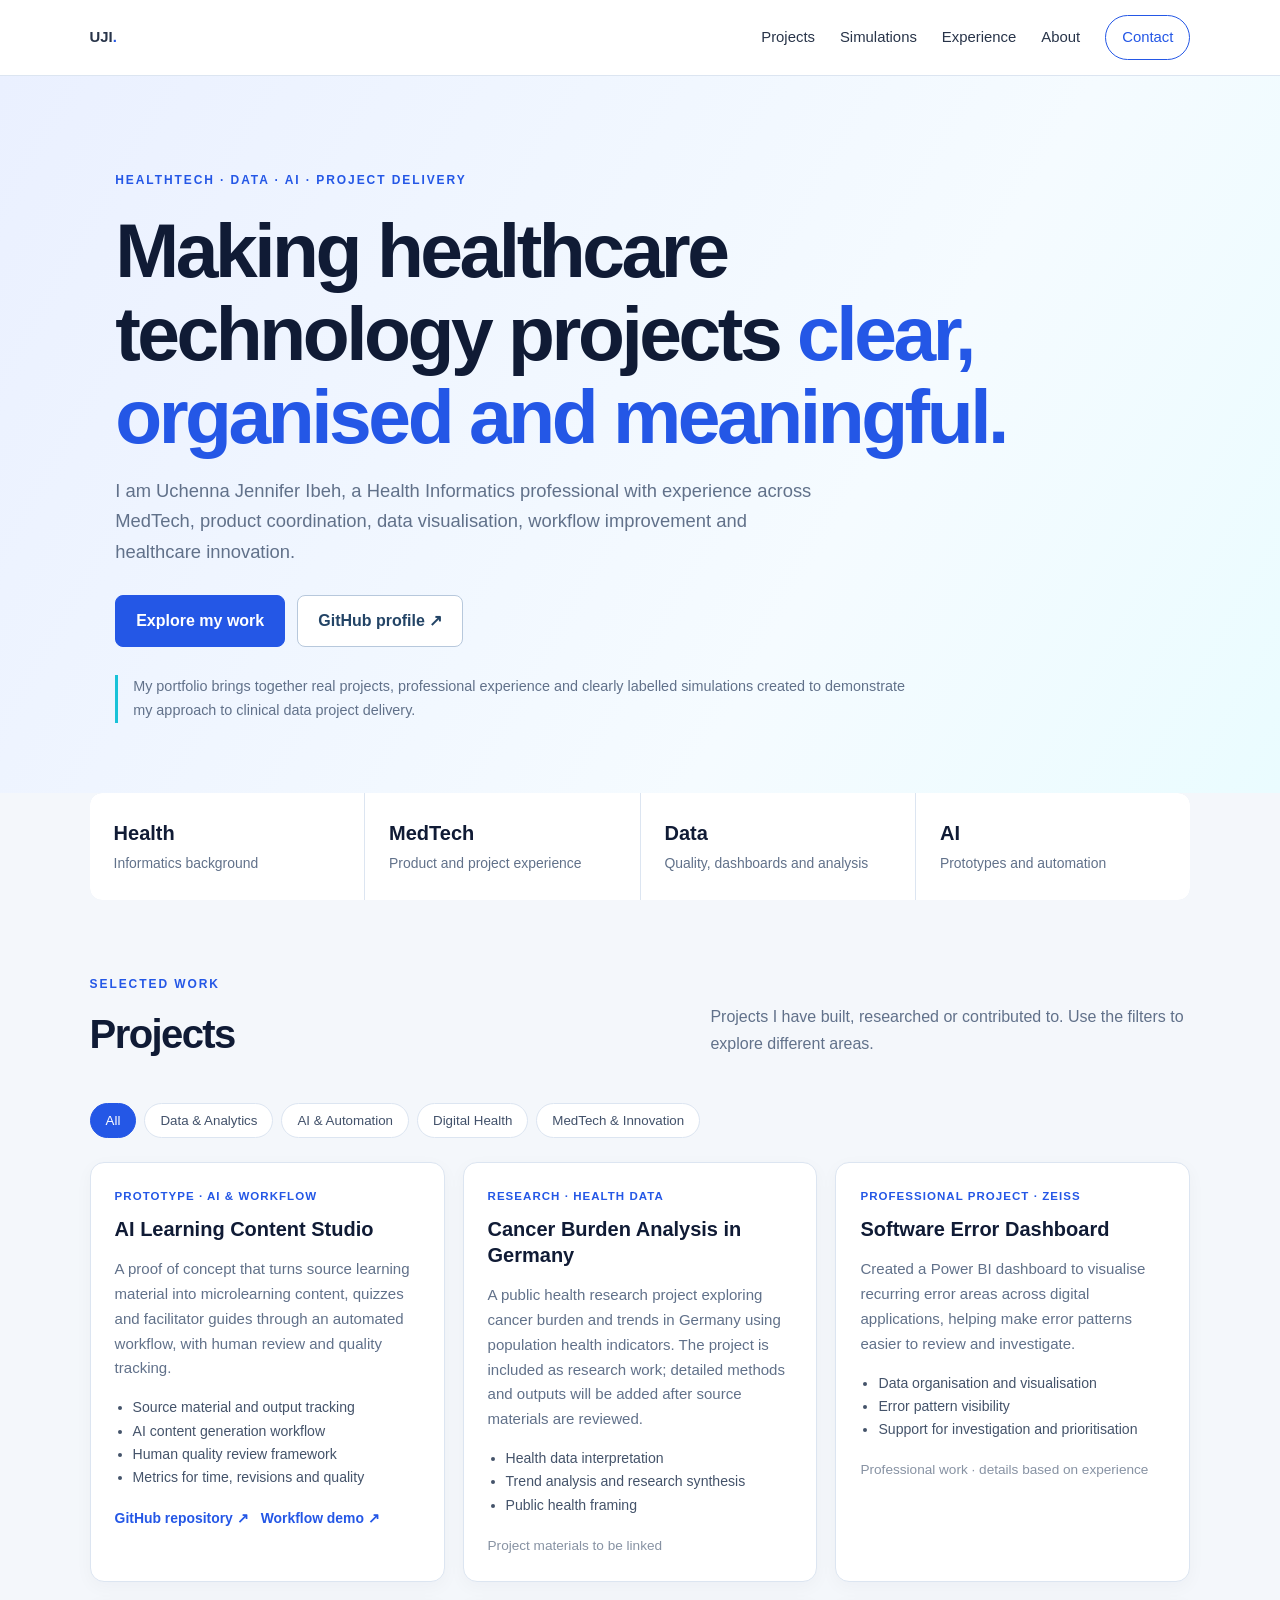
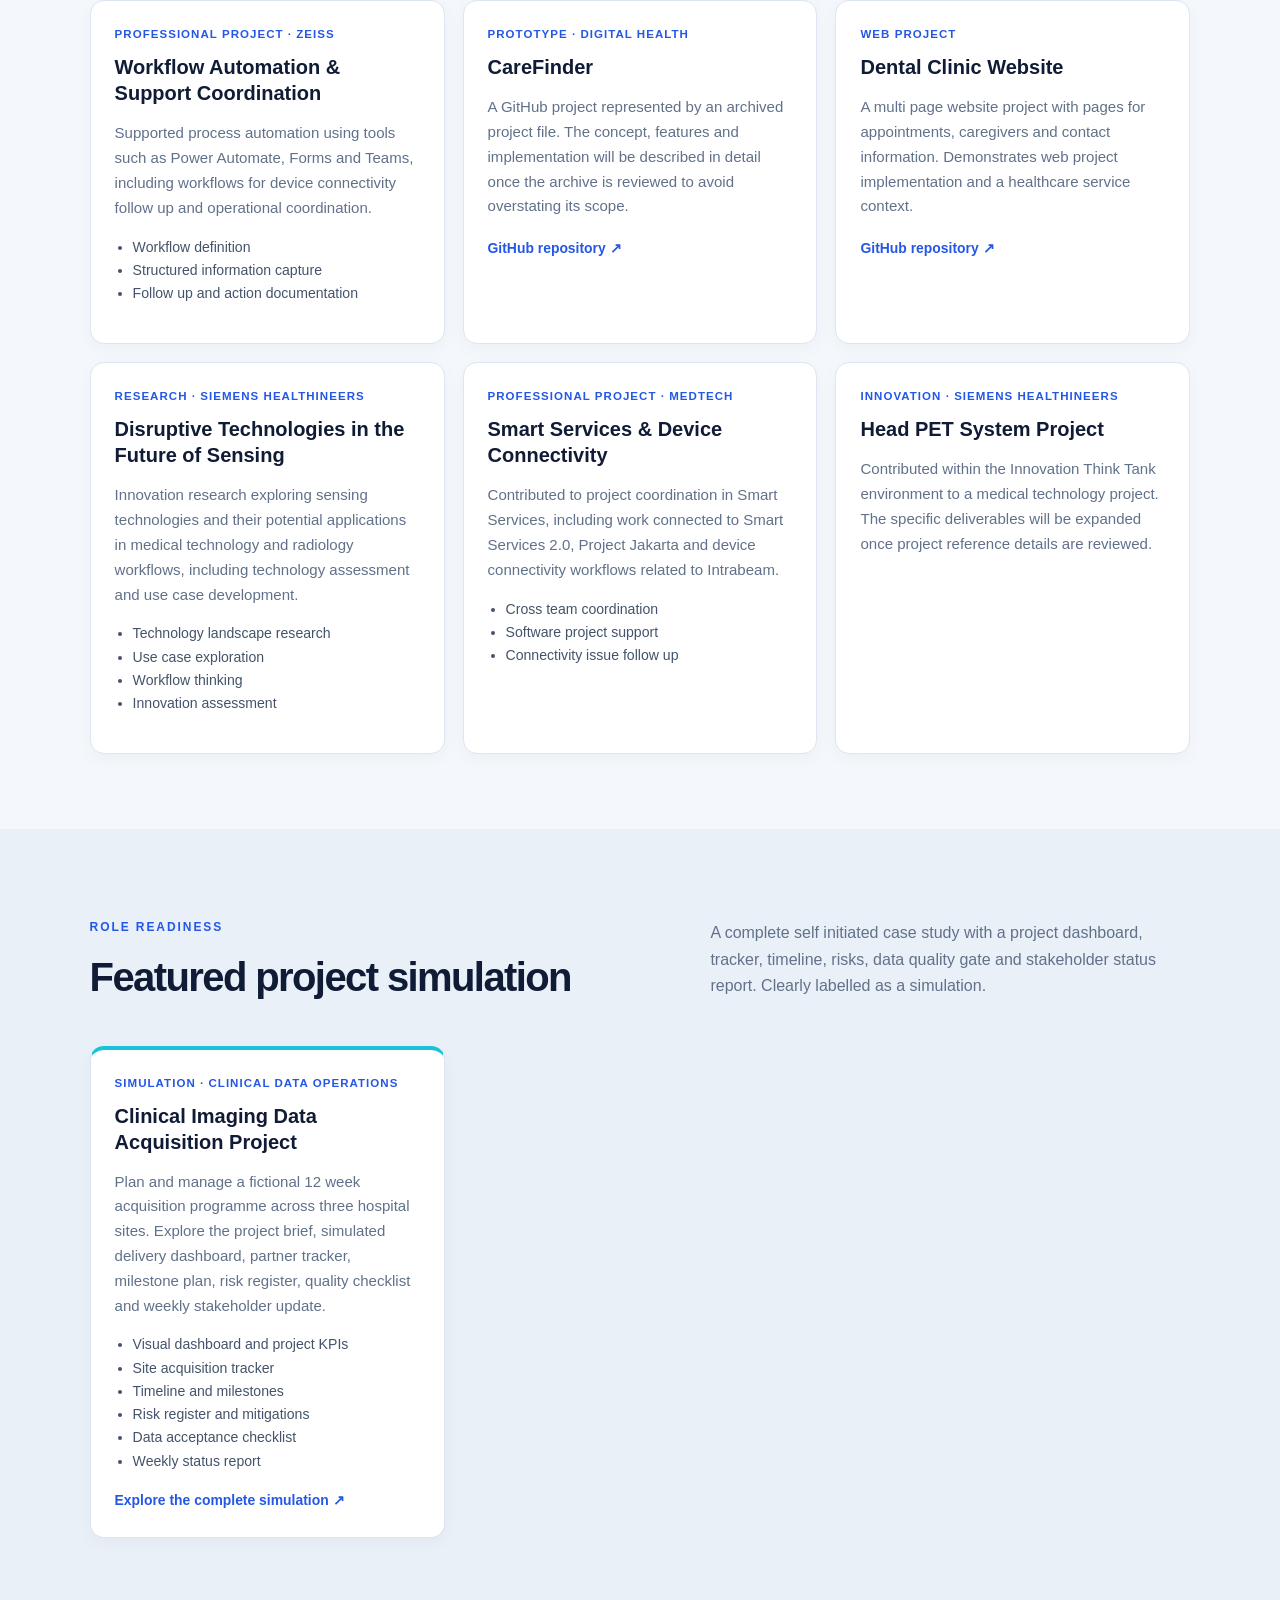
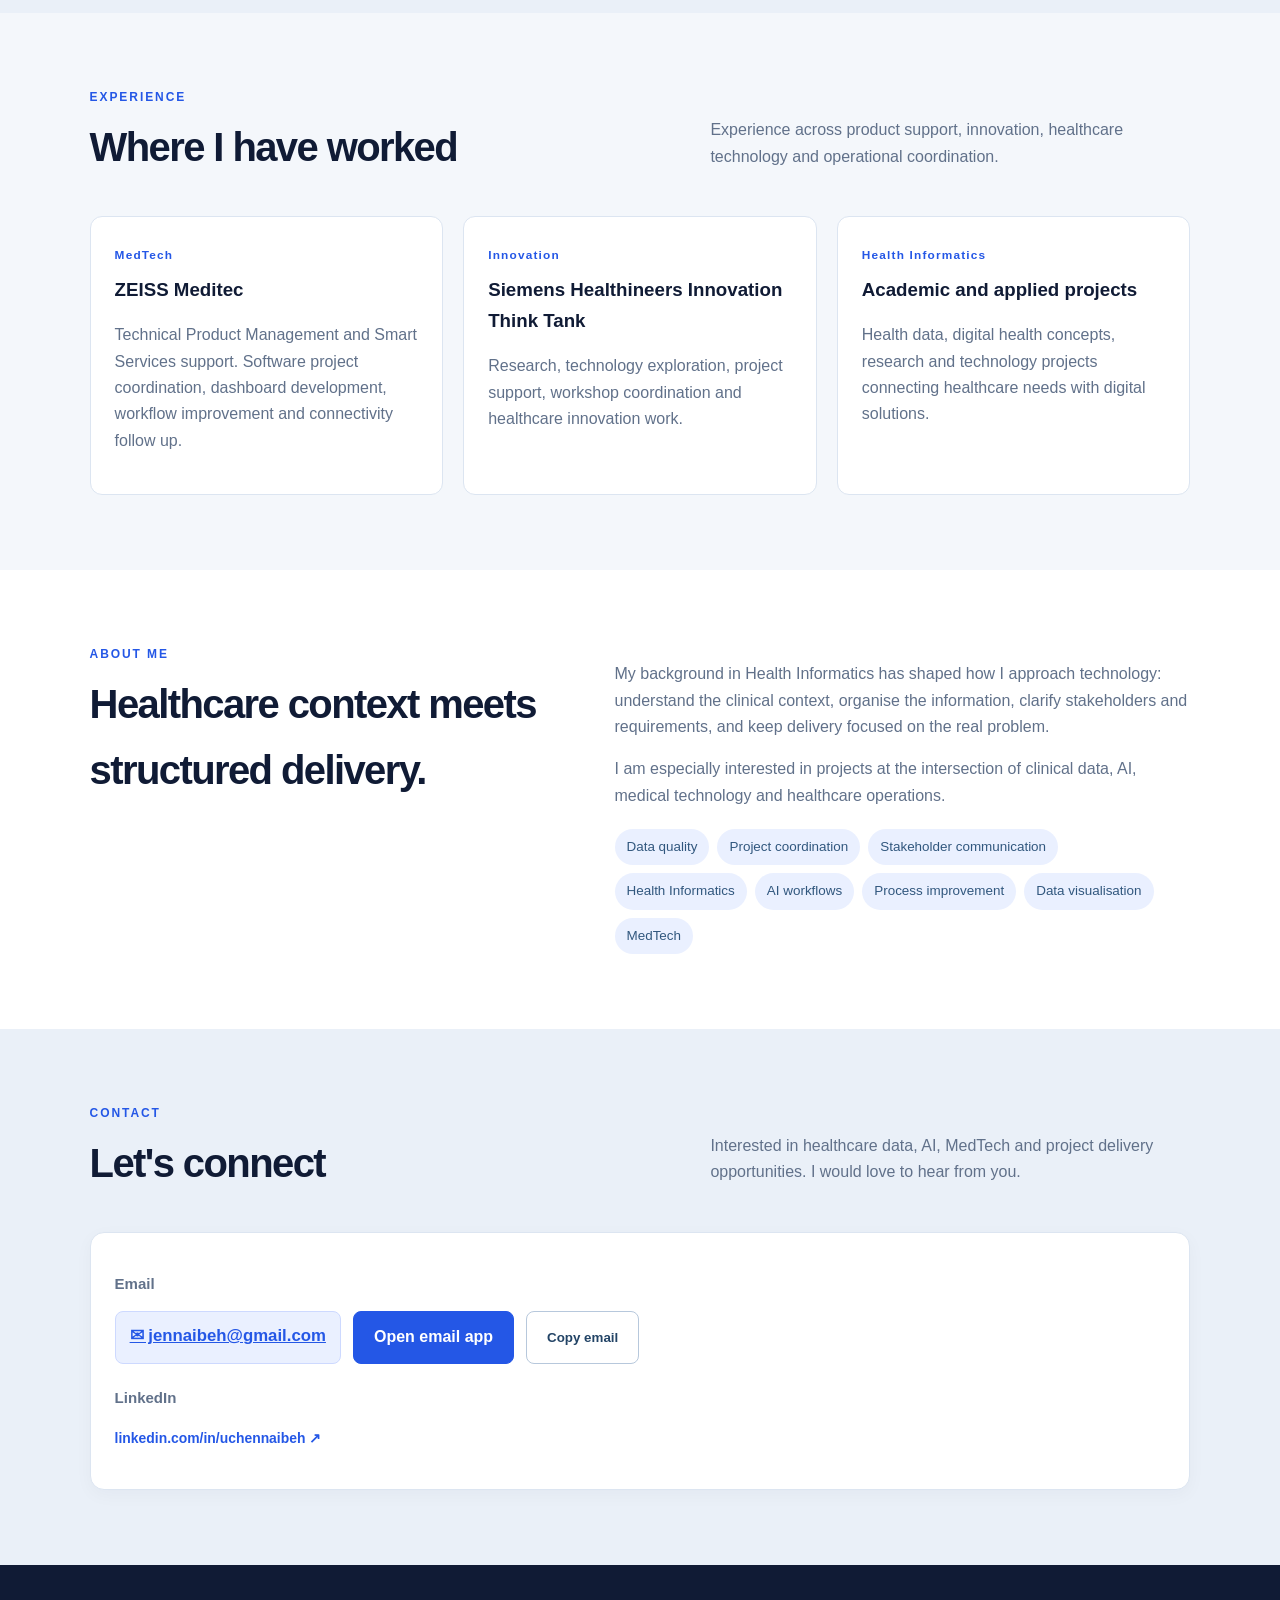
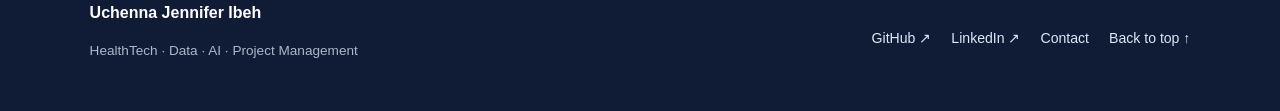
<file: index.html>
<!DOCTYPE html>
<html lang="en">
<head>
<meta charset="UTF-8"><meta name="viewport" content="width=device-width,initial-scale=1">
<title>Uchenna Jennifer Ibeh | HealthTech, Data & Project Management</title>
<meta name="description" content="Portfolio of Uchenna Jennifer Ibeh: healthcare data, AI, MedTech projects, research and project simulations.">
<style>
*{box-sizing:border-box}:root{--snke-navy:#101b35;--snke-blue:#2457e6;--snke-cyan:#19c2d8;--snke-bg:#f4f7fb;--snke-ink:#15233b;--snke-muted:#61718a;--snke-border:#dce5f1}
html{scroll-behavior:smooth;scroll-padding-top:80px}body{margin:0;background:var(--snke-bg);color:var(--snke-ink);font-family:Inter,"Segoe UI",Arial,sans-serif;line-height:1.65}
.nav{height:76px;display:flex;justify-content:space-between;align-items:center;padding:0 7%;border-bottom:1px solid var(--snke-border);background:#fff;position:sticky;top:0;z-index:10}.brand{font-weight:850;font-size:1.5rem;text-decoration:none;color:var(--snke-navy)}.brand span{color:var(--snke-blue)}.nav nav{display:flex;gap:25px;align-items:center;flex-wrap:wrap}.nav a{color:#283449;text-decoration:none;font-size:.93rem}.nav a:hover,.textlink:hover,.footlinks a:hover{color:var(--snke-cyan);text-decoration:underline}.navcta{border:1px solid var(--snke-blue);border-radius:30px;padding:9px 16px;color:var(--snke-blue)!important}
.hero{padding:95px 9% 70px;background:linear-gradient(120deg,#eaf0ff,#f5fbff 65%,#eafcff)}.eyebrow{font-size:.75rem;letter-spacing:.16em;font-weight:800;color:var(--snke-blue)}.hero h1{font-size:clamp(2.5rem,6vw,5.3rem);line-height:1.08;letter-spacing:-.045em;max-width:950px;margin:18px 0;color:var(--snke-navy)}.hero h1 em{font-style:normal;color:var(--snke-blue)}.intro{max-width:720px;font-size:1.15rem;color:var(--snke-muted)}.hero-actions{display:flex;gap:12px;margin:28px 0;flex-wrap:wrap}.button{padding:12px 20px;border-radius:8px;text-decoration:none;font-weight:700;display:inline-flex;align-items:center;justify-content:center;cursor:pointer}.primary{background:var(--snke-blue);color:white!important;border:1px solid var(--snke-blue)}.primary:hover{background:var(--snke-navy)}.secondary{border:1px solid #b7c8dc;color:#234466;background:white}.hero-note{max-width:800px;color:var(--snke-muted);font-size:.9rem;border-left:3px solid var(--snke-cyan);padding-left:15px}
.stats{display:grid;grid-template-columns:repeat(4,1fr);gap:1px;background:var(--snke-border);margin:0 7%;border-radius:12px;overflow:hidden}.stats div{background:white;padding:24px}.stats strong{display:block;font-size:1.25rem;color:var(--snke-navy)}.stats span{font-size:.87rem;color:var(--snke-muted)}.section{padding:75px 7%}.sectionhead{display:flex;justify-content:space-between;align-items:end;gap:30px;margin-bottom:30px}.section h2{font-size:2.5rem;letter-spacing:-.04em;margin:6px 0;color:var(--snke-navy)}.sectionhead p{max-width:480px;color:var(--snke-muted)}
.filters{display:flex;gap:8px;flex-wrap:wrap;margin:24px 0}.filters button{border:1px solid var(--snke-border);background:#fff;padding:9px 15px;border-radius:22px;color:#42516a;cursor:pointer}.filters button.active{background:var(--snke-blue);color:white;border-color:var(--snke-blue)}.cards{display:grid;grid-template-columns:repeat(3,1fr);gap:18px}.project{background:#fff;border:1px solid var(--snke-border);border-radius:14px;padding:24px;box-shadow:0 5px 18px rgba(25,42,67,.035)}.project h3{font-size:1.25rem;line-height:1.3;margin:10px 0;color:var(--snke-navy)}.project p{color:var(--snke-muted);font-size:.94rem}.project ul{padding-left:18px;color:#44536a;font-size:.88rem}.tag{font-size:.72rem;text-transform:uppercase;letter-spacing:.09em;color:var(--snke-blue);font-weight:800}.links{display:flex;flex-wrap:wrap;gap:12px;margin-top:18px}.links a,.textlink{font-size:.87rem;color:var(--snke-blue);font-weight:700;text-decoration:none}.muted{font-size:.85rem;color:#8792a3}.alt{background:#eaf0f8}.sim{border-top:4px solid var(--snke-cyan)}.timeline{display:grid;grid-template-columns:repeat(3,1fr);gap:20px}.timeline>div{padding:24px;background:white;border:1px solid var(--snke-border);border-radius:12px}.time{font-size:.74rem;font-weight:800;letter-spacing:.1em;color:var(--snke-blue)}.timeline h3{margin:8px 0;color:var(--snke-navy)}.timeline p{color:var(--snke-muted)}.about{display:grid;grid-template-columns:1fr 1.2fr;gap:45px;background:#fff}.about p{color:var(--snke-muted)}.skillchips{display:flex;flex-wrap:wrap;gap:8px;margin-top:20px}.skillchips span{background:#eaf0ff;color:#31577e;border-radius:22px;padding:7px 12px;font-size:.84rem}
footer{padding:35px 7%;display:flex;justify-content:space-between;align-items:center;background:var(--snke-navy);color:white}footer p{color:#aab8cb;font-size:.85rem}.footlinks{display:flex;gap:20px;flex-wrap:wrap}.footlinks a{color:#dce8f6;text-decoration:none;font-size:.88rem}.detail{max-width:900px;margin:auto;padding:60px 24px}.detail h1{font-size:2.6rem;color:var(--snke-navy)}.detail h2{color:var(--snke-blue)}
.contact-email{font-size:1.05rem;font-weight:800;display:inline-block;padding:10px 14px;background:#eaf0ff;border:1px solid #cdd9ff;border-radius:8px;color:var(--snke-blue)!important;user-select:text}.contact-actions{display:flex;gap:12px;flex-wrap:wrap;margin:12px 0 22px}
@media(max-width:850px){.cards{grid-template-columns:repeat(2,1fr)}.stats{grid-template-columns:repeat(2,1fr)}.about{grid-template-columns:1fr}.sectionhead{display:block}}@media(max-width:600px){.nav{height:auto;padding:14px 5%;align-items:flex-start;gap:12px;flex-direction:column}.nav nav{gap:13px}.hero{padding:55px 6%}.section{padding:50px 6%}.cards,.timeline{grid-template-columns:1fr}.stats{margin:0 5%}.hero-actions{flex-direction:column;align-items:flex-start}footer{flex-direction:column;align-items:flex-start;gap:10px}}
</style>
</head>
<body>
<header class="nav"><a class="brand" href="#top">UJI<span>.</span></a><nav><a href="#projects">Projects</a><a href="#simulations">Simulations</a><a href="#experience">Experience</a><a href="#about">About</a><a class="navcta" href="#contact">Contact</a></nav></header>
<main id="top">
<section class="hero">
<div class="eyebrow">HEALTHTECH · DATA · AI · PROJECT DELIVERY</div>
<h1>Making healthcare technology projects <em>clear, organised and meaningful.</em></h1>
<p class="intro">I am Uchenna Jennifer Ibeh, a Health Informatics professional with experience across MedTech, product coordination, data visualisation, workflow improvement and healthcare innovation.</p>
<div class="hero-actions"><a class="button primary" href="#projects">Explore my work</a><a class="button secondary" href="https://github.com/uchenna-ibeh" target="_blank" rel="noopener">GitHub profile ↗</a></div>
<div class="hero-note">My portfolio brings together real projects, professional experience and clearly labelled simulations created to demonstrate my approach to clinical data project delivery.</div>
</section>
<section class="stats"><div><strong>Health</strong><span>Informatics background</span></div><div><strong>MedTech</strong><span>Product and project experience</span></div><div><strong>Data</strong><span>Quality, dashboards and analysis</span></div><div><strong>AI</strong><span>Prototypes and automation</span></div></section>
<section id="projects" class="section"><div class="sectionhead"><div><div class="eyebrow">SELECTED WORK</div><h2>Projects</h2></div><p>Projects I have built, researched or contributed to. Use the filters to explore different areas.</p></div>
<div class="filters"><button class="active" data-filter="all">All</button><button data-filter="data">Data & Analytics</button><button data-filter="ai">AI & Automation</button><button data-filter="health">Digital Health</button><button data-filter="innovation">MedTech & Innovation</button></div>
<div class="cards">
<article class="project" data-category="ai data"><div class="tag">Prototype · AI & Workflow</div><h3>AI Learning Content Studio</h3><p>A proof of concept that turns source learning material into microlearning content, quizzes and facilitator guides through an automated workflow, with human review and quality tracking.</p><ul><li>Source material and output tracking</li><li>AI content generation workflow</li><li>Human quality review framework</li><li>Metrics for time, revisions and quality</li></ul><div class="links"><a href="https://github.com/uchenna-ibeh/ailearningcontentstudio" target="_blank" rel="noopener">GitHub repository ↗</a><a href="https://eu1.make.com/public/shared-scenario/ZVzfEopDbmS/ai-learning-content-studio-content-gen" target="_blank" rel="noopener">Workflow demo ↗</a></div></article>
<article class="project" data-category="data health"><div class="tag">Research · Health Data</div><h3>Cancer Burden Analysis in Germany</h3><p>A public health research project exploring cancer burden and trends in Germany using population health indicators. The project is included as research work; detailed methods and outputs will be added after source materials are reviewed.</p><ul><li>Health data interpretation</li><li>Trend analysis and research synthesis</li><li>Public health framing</li></ul><div class="links"><span class="muted">Project materials to be linked</span></div></article>
<article class="project" data-category="data ai health"><div class="tag">Professional Project · ZEISS</div><h3>Software Error Dashboard</h3><p>Created a Power BI dashboard to visualise recurring error areas across digital applications, helping make error patterns easier to review and investigate.</p><ul><li>Data organisation and visualisation</li><li>Error pattern visibility</li><li>Support for investigation and prioritisation</li></ul><div class="links"><span class="muted">Professional work · details based on experience</span></div></article>
<article class="project" data-category="ai data"><div class="tag">Professional Project · ZEISS</div><h3>Workflow Automation & Support Coordination</h3><p>Supported process automation using tools such as Power Automate, Forms and Teams, including workflows for device connectivity follow up and operational coordination.</p><ul><li>Workflow definition</li><li>Structured information capture</li><li>Follow up and action documentation</li></ul></article>
<article class="project" data-category="health innovation"><div class="tag">Prototype · Digital Health</div><h3>CareFinder</h3><p>A GitHub project represented by an archived project file. The concept, features and implementation will be described in detail once the archive is reviewed to avoid overstating its scope.</p><div class="links"><a href="https://github.com/uchenna-ibeh/carefinder" target="_blank" rel="noopener">GitHub repository ↗</a></div></article>
<article class="project" data-category="health innovation"><div class="tag">Web Project</div><h3>Dental Clinic Website</h3><p>A multi page website project with pages for appointments, caregivers and contact information. Demonstrates web project implementation and a healthcare service context.</p><div class="links"><a href="https://github.com/uchenna-ibeh/gitlab-CI" target="_blank" rel="noopener">GitHub repository ↗</a></div></article>
<article class="project" data-category="innovation health"><div class="tag">Research · Siemens Healthineers</div><h3>Disruptive Technologies in the Future of Sensing</h3><p>Innovation research exploring sensing technologies and their potential applications in medical technology and radiology workflows, including technology assessment and use case development.</p><ul><li>Technology landscape research</li><li>Use case exploration</li><li>Workflow thinking</li><li>Innovation assessment</li></ul></article>
<article class="project" data-category="innovation health"><div class="tag">Professional Project · MedTech</div><h3>Smart Services & Device Connectivity</h3><p>Contributed to project coordination in Smart Services, including work connected to Smart Services 2.0, Project Jakarta and device connectivity workflows related to Intrabeam.</p><ul><li>Cross team coordination</li><li>Software project support</li><li>Connectivity issue follow up</li></ul></article>
<article class="project" data-category="innovation health"><div class="tag">Innovation · Siemens Healthineers</div><h3>Head PET System Project</h3><p>Contributed within the Innovation Think Tank environment to a medical technology project. The specific deliverables will be expanded once project reference details are reviewed.</p></article>
</div></section>
<section id="simulations" class="section alt"><div class="sectionhead"><div><div class="eyebrow">ROLE READINESS</div><h2>Featured project simulation</h2></div><p>A complete self initiated case study with a project dashboard, tracker, timeline, risks, data quality gate and stakeholder status report. Clearly labelled as a simulation.</p></div>
<div class="cards"><article class="project sim"><div class="tag">Simulation · Clinical Data Operations</div><h3>Clinical Imaging Data Acquisition Project</h3><p>Plan and manage a fictional 12 week acquisition programme across three hospital sites. Explore the project brief, simulated delivery dashboard, partner tracker, milestone plan, risk register, quality checklist and weekly stakeholder update.</p><ul><li>Visual dashboard and project KPIs</li><li>Site acquisition tracker</li><li>Timeline and milestones</li><li>Risk register and mitigations</li><li>Data acceptance checklist</li><li>Weekly status report</li></ul><a class="textlink" href="clinical-imaging-acquisition.html">Explore the complete simulation ↗</a></article></div></section>
<section id="experience" class="section"><div class="sectionhead"><div><div class="eyebrow">EXPERIENCE</div><h2>Where I have worked</h2></div><p>Experience across product support, innovation, healthcare technology and operational coordination.</p></div>
<div class="timeline"><div><span class="time">MedTech</span><h3>ZEISS Meditec</h3><p>Technical Product Management and Smart Services support. Software project coordination, dashboard development, workflow improvement and connectivity follow up.</p></div><div><span class="time">Innovation</span><h3>Siemens Healthineers Innovation Think Tank</h3><p>Research, technology exploration, project support, workshop coordination and healthcare innovation work.</p></div><div><span class="time">Health Informatics</span><h3>Academic and applied projects</h3><p>Health data, digital health concepts, research and technology projects connecting healthcare needs with digital solutions.</p></div></div></section>
<section id="about" class="section about"><div><div class="eyebrow">ABOUT ME</div><h2>Healthcare context meets structured delivery.</h2></div><div><p>My background in Health Informatics has shaped how I approach technology: understand the clinical context, organise the information, clarify stakeholders and requirements, and keep delivery focused on the real problem.</p><p>I am especially interested in projects at the intersection of clinical data, AI, medical technology and healthcare operations.</p><div class="skillchips"><span>Data quality</span><span>Project coordination</span><span>Stakeholder communication</span><span>Health Informatics</span><span>AI workflows</span><span>Process improvement</span><span>Data visualisation</span><span>MedTech</span></div></div></section>
<section id="contact" class="section alt"><div class="sectionhead"><div><div class="eyebrow">CONTACT</div><h2>Let's connect</h2></div><p>Interested in healthcare data, AI, MedTech and project delivery opportunities. I would love to hear from you.</p></div><div class="project"><p><strong>Email</strong></p><div class="contact-actions"><a class="contact-email" href="mailto:jennaibeh@gmail.com" aria-label="Email Jenna at jennaibeh@gmail.com">✉ jennaibeh@gmail.com</a><a class="button primary" href="mailto:jennaibeh@gmail.com?subject=Portfolio%20contact">Open email app</a><button class="button secondary" type="button" onclick="navigator.clipboard.writeText('jennaibeh@gmail.com').then(()=>this.textContent='Email copied!')">Copy email</button></div><p><strong>LinkedIn</strong></p><p><a class="textlink" href="https://www.linkedin.com/in/uchennaibeh/" target="_blank" rel="noopener">linkedin.com/in/uchennaibeh ↗</a></p></div></section>
<footer><div><strong>Uchenna Jennifer Ibeh</strong><p>HealthTech · Data · AI · Project Management</p></div><div class="footlinks"><a href="https://github.com/uchenna-ibeh" target="_blank" rel="noopener">GitHub ↗</a><a href="https://www.linkedin.com/in/uchennaibeh/" target="_blank" rel="noopener">LinkedIn ↗</a><a href="#contact">Contact</a><a href="#top">Back to top ↑</a></div></footer>
</main><script>
document.querySelectorAll('.filters button').forEach(btn=>btn.addEventListener('click',()=>{document.querySelectorAll('.filters button').forEach(b=>b.classList.remove('active'));btn.classList.add('active');const f=btn.dataset.filter;document.querySelectorAll('.project').forEach(card=>{card.style.display=(f==='all'||card.dataset.category.split(' ').includes(f))?'':'none'})}));
</script></body></html>
</file>
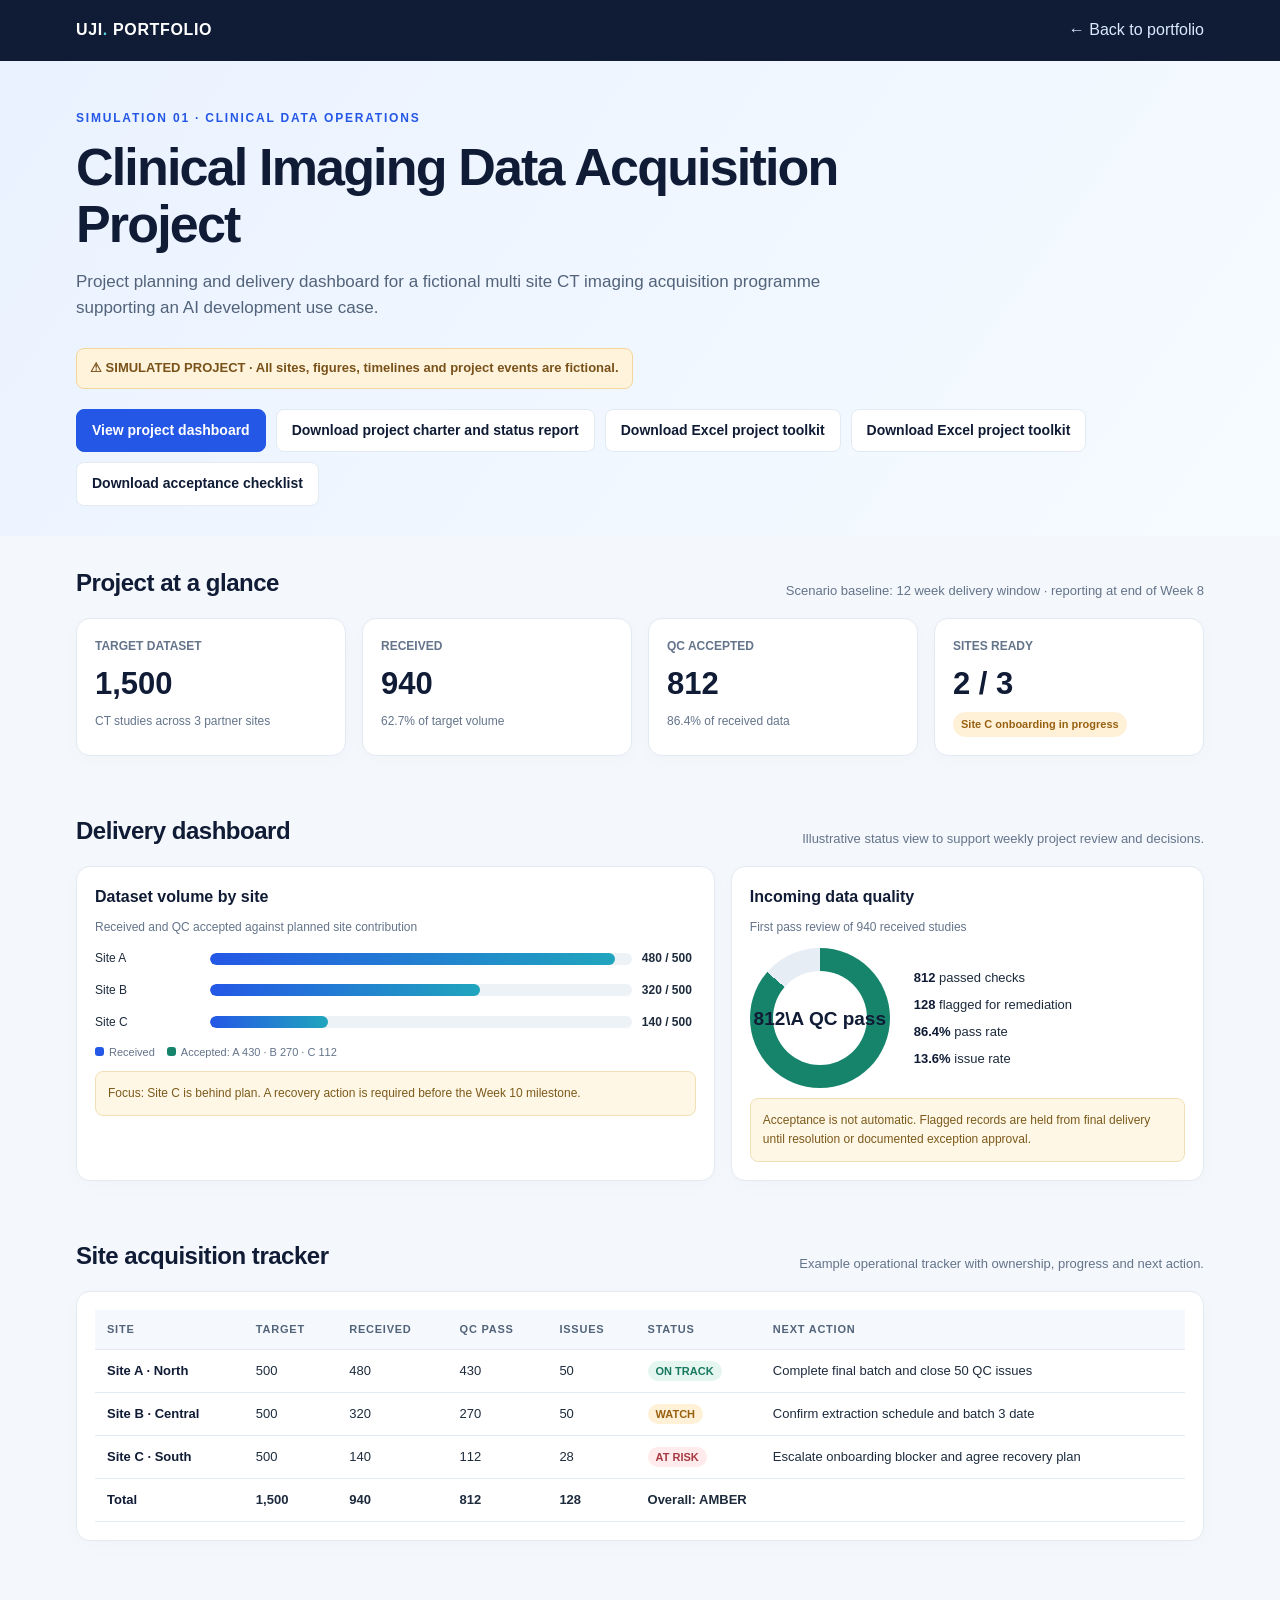
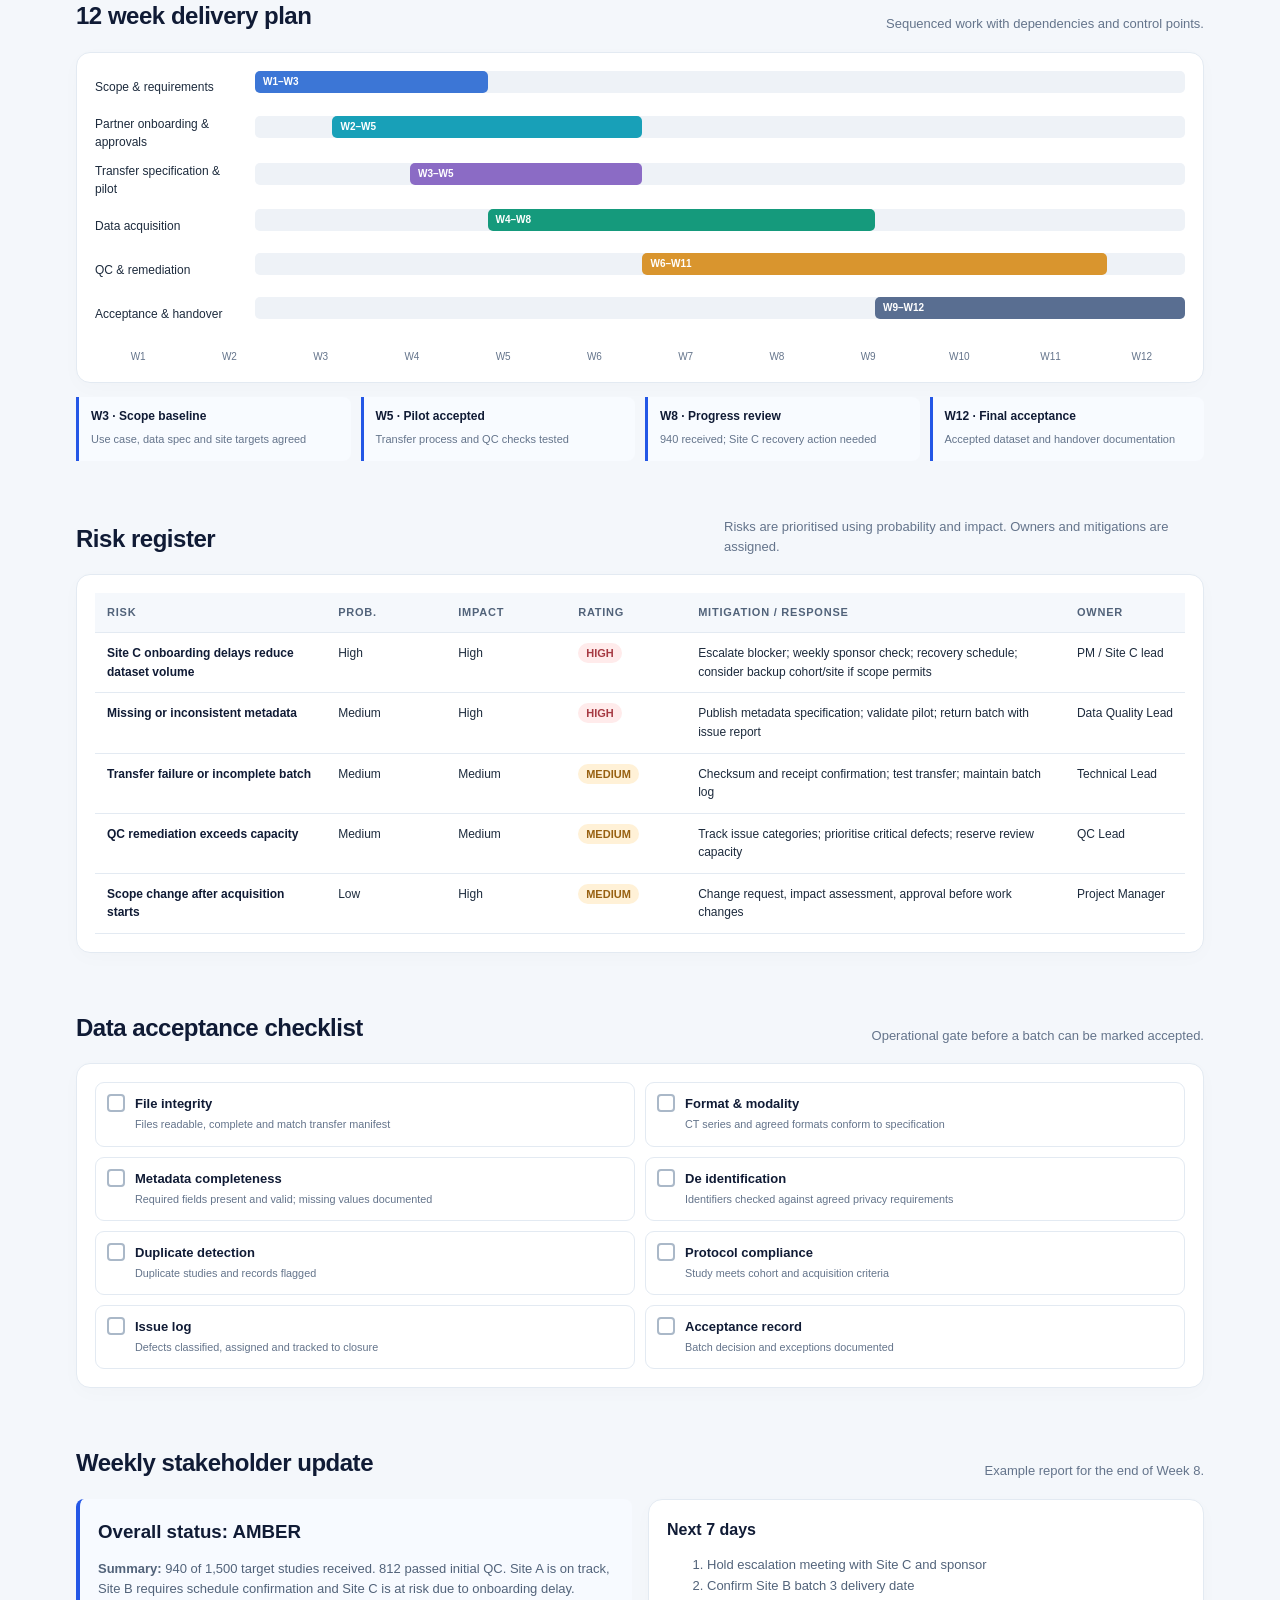
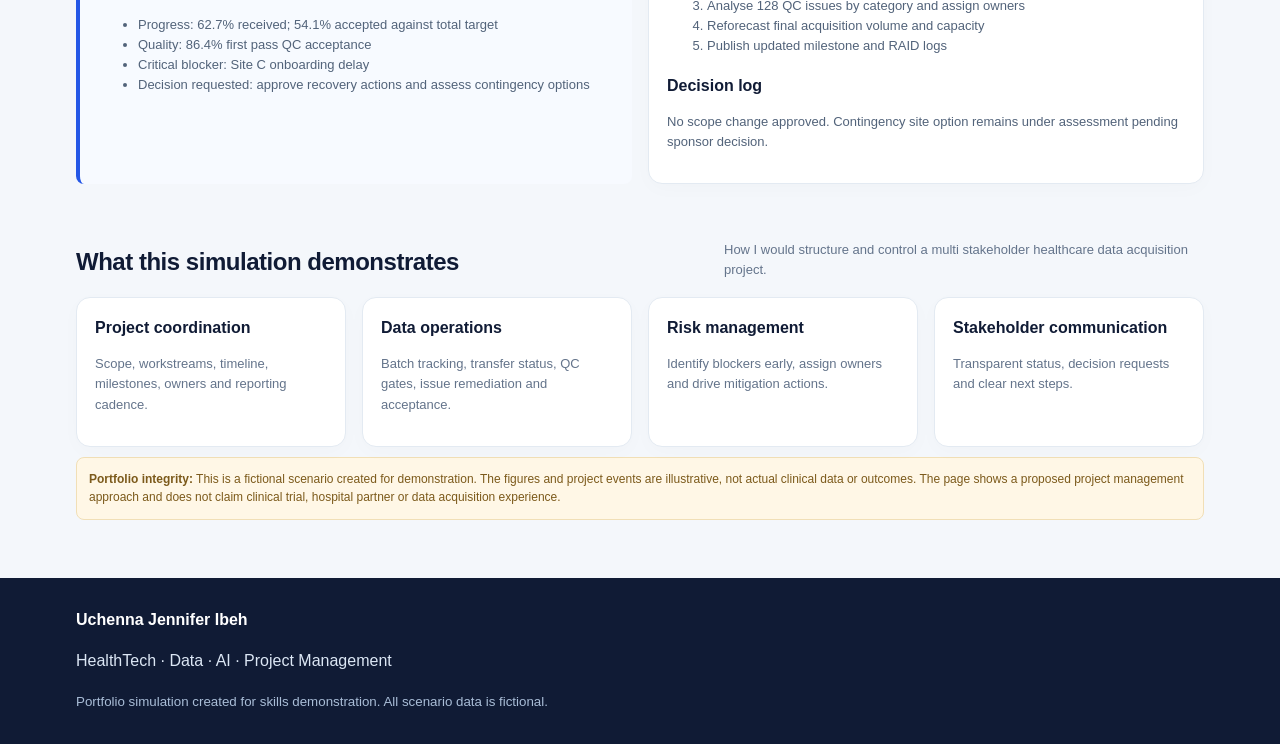
<file: clinical-imaging-acquisition.html>
<!DOCTYPE html>
<html lang="en">
<head><meta charset="UTF-8"><meta name="viewport" content="width=device-width,initial-scale=1"><title>Clinical Imaging Data Acquisition | Portfolio Simulation</title>
<style>body{font-family:Inter,"Segoe UI",Arial,sans-serif;background:#f4f7fb;color:#15233b}h1,h2,h3{color:#101b35}a{color:#2457e6}
:root{--navy:#101b35;--blue:#2457e6;--cyan:#20a5bd;--ink:#1d2b3d;--muted:#64748b;--bg:#f4f7fb;--line:#e3eaf2;--green:#16846b;--amber:#d78b22;--red:#c94d55;--white:#fff}
*{box-sizing:border-box}body{margin:0;background:var(--bg);color:var(--ink);font-family:Inter,Segoe UI,Arial,sans-serif;line-height:1.55}.wrap{max-width:1180px;margin:auto;padding:0 26px}.topbar{background:var(--navy);color:white;padding:18px 0}.topbar .wrap{display:flex;justify-content:space-between;align-items:center}.brand{font-weight:800;letter-spacing:.04em}.brand span{color:#55d1dc}.topbar a{color:#dbeafe;text-decoration:none}.hero{padding:48px 0 30px;background:linear-gradient(125deg,#eaf2ff,#f5fbff)}.eyebrow{color:var(--blue);font-weight:800;font-size:12px;letter-spacing:.15em;text-transform:uppercase}.hero h1{font-size:clamp(32px,5vw,52px);line-height:1.08;letter-spacing:-.035em;margin:12px 0 15px;color:var(--navy);max-width:850px}.hero p{max-width:800px;color:#52637a;font-size:17px}.disclaimer{display:inline-flex;gap:9px;align-items:center;background:#fff3dc;border:1px solid #f4d69c;color:#79521a;padding:9px 13px;border-radius:8px;font-size:13px;font-weight:700;margin-top:10px}.heroactions{display:flex;gap:10px;flex-wrap:wrap;margin-top:20px}.btn{display:inline-block;border-radius:8px;padding:10px 15px;font-weight:700;font-size:14px;text-decoration:none;border:1px solid var(--line);background:white;color:var(--navy)}.btn.primary{background:var(--blue);color:white;border-color:var(--blue)}.section{padding:28px 0}.section-title{display:flex;justify-content:space-between;gap:20px;align-items:end;margin-bottom:17px}.section-title h2{margin:0;color:var(--navy);font-size:24px;letter-spacing:-.02em}.section-title p{margin:0;color:var(--muted);font-size:13px;max-width:480px}.grid{display:grid;gap:16px}.kpis{grid-template-columns:repeat(4,1fr)}.card{background:white;border:1px solid var(--line);border-radius:14px;padding:18px;box-shadow:0 5px 20px #101b3505}.kpi .label{font-size:12px;color:var(--muted);font-weight:700}.kpi .value{font-size:31px;font-weight:800;color:var(--navy);margin:4px 0}.kpi .sub{font-size:12px;color:var(--muted)}.pill{display:inline-block;padding:4px 8px;border-radius:30px;font-size:11px;font-weight:800}.green{background:#e4f6ef;color:#16795f}.amber{background:#fff1d7;color:#986112}.red{background:#ffebeb;color:#a63a43}.bluepill{background:#eaf0ff;color:#2b62b7}.dashboard{grid-template-columns:1.35fr 1fr}.chart-card h3,.card h3{margin:0 0 8px;font-size:16px;color:var(--navy)}.chart-card p{font-size:12px;color:var(--muted);margin:0 0 12px}.barrow{display:grid;grid-template-columns:105px 1fr 54px;align-items:center;gap:10px;margin:13px 0;font-size:12px}.barbg{height:12px;border-radius:10px;background:#edf2f7;overflow:hidden}.bar{height:100%;background:linear-gradient(90deg,var(--blue),var(--cyan));border-radius:10px}.bar.accept{background:linear-gradient(90deg,#159a7c,#4bc4a2)}.legend{display:flex;gap:12px;flex-wrap:wrap;font-size:11px;color:var(--muted);margin-top:12px}.legend span:before{content:'';display:inline-block;width:9px;height:9px;border-radius:3px;background:var(--blue);margin-right:5px}.legend .lg2:before{background:var(--green)}.donutrow{display:flex;align-items:center;gap:24px}.donut{width:140px;height:140px;border-radius:50%;background:conic-gradient(var(--green) 0 86.4%,#e6edf5 86.4%);position:relative;flex:none}.donut:after{content:'812\\A QC pass';white-space:pre;position:absolute;inset:23px;border-radius:50%;background:white;display:flex;align-items:center;justify-content:center;text-align:center;font-size:19px;font-weight:800;color:var(--navy)}.donutkey div{font-size:13px;margin:7px 0}.donutkey b{color:var(--navy)}.tablewrap{overflow-x:auto}.table{width:100%;border-collapse:collapse;font-size:13px}.table th{background:#f5f8fc;color:#52637a;text-align:left;font-size:11px;text-transform:uppercase;letter-spacing:.07em}.table th,.table td{padding:11px 12px;border-bottom:1px solid var(--line);white-space:nowrap}.table td:first-child{font-weight:700;color:var(--navy)}.status{font-size:11px;font-weight:800;padding:4px 8px;border-radius:20px}.timeline{display:grid;grid-template-columns:repeat(12,1fr);gap:5px;margin-top:18px}.week{font-size:10px;color:var(--muted);text-align:center}.track{height:22px;background:#eef2f7;border-radius:5px;position:relative;margin-bottom:12px}.task{position:absolute;height:22px;border-radius:5px;color:white;font-size:10px;font-weight:700;padding:3px 8px;overflow:hidden;white-space:nowrap}.t1{left:0;width:25%;background:#3c76d6}.t2{left:8.33%;width:33.33%;background:#18a0b8}.t3{left:16.66%;width:25%;background:#8b6bc5}.t4{left:25%;width:41.66%;background:#159a7c}.t5{left:41.66%;width:50%;background:#d9952e}.t6{left:66.66%;width:33.33%;background:#596e91}.tasklist{display:grid;grid-template-columns:150px 1fr;gap:10px;align-items:center;font-size:12px}.milestones{display:grid;grid-template-columns:repeat(4,1fr);gap:10px}.mile{border-left:3px solid var(--blue);padding:10px 12px;background:#f8fbff;border-radius:0 8px 8px 0}.mile b{display:block;font-size:12px;color:var(--navy)}.mile span{font-size:11px;color:var(--muted)}.two{grid-template-columns:1fr 1fr}.risk{font-size:12px}.risk td{white-space:normal;min-width:120px;vertical-align:top}.risk .riskname{min-width:160px}.quality{display:grid;grid-template-columns:repeat(2,1fr);gap:10px}.check{display:flex;gap:10px;padding:11px;border:1px solid var(--line);border-radius:9px;font-size:13px}.check .box{width:18px;height:18px;border:2px solid #aab8c8;border-radius:4px;flex:none}.check strong{display:block;color:var(--navy)}.check small{color:var(--muted)}.report{border-left:4px solid var(--blue);background:#f7faff;padding:18px;border-radius:8px}.report h3{margin:0 0 10px}.report p,.report li{font-size:13px;color:#52637a}.report ul{margin-bottom:0}.footer{padding:30px 0;background:var(--navy);color:#dce7f5;margin-top:30px}.footer small{color:#a9bdd7}.footer strong{color:white}.notice{color:#7c5a1b;background:#fff7e6;border:1px solid #f1dfb6;padding:12px;border-radius:8px;font-size:12px;margin-top:10px}
@media(max-width:850px){.kpis{grid-template-columns:repeat(2,1fr)}.dashboard,.two{grid-template-columns:1fr}.milestones{grid-template-columns:repeat(2,1fr)}.donutrow{justify-content:center}}
@media(max-width:560px){.wrap{padding:0 15px}.topbar .wrap{align-items:flex-start;gap:8px;flex-direction:column}.kpis{grid-template-columns:1fr 1fr}.kpi .value{font-size:25px}.quality{grid-template-columns:1fr}.milestones{grid-template-columns:1fr 1fr}.tasklist{grid-template-columns:110px 1fr}.barrow{grid-template-columns:80px 1fr 45px}}
</style></head><body>
<div class="topbar"><div class="wrap"><div class="brand">UJI<span>.</span> PORTFOLIO</div><a href="index.html">← Back to portfolio</a></div></div>
<header class="hero"><div class="wrap"><div class="eyebrow">Simulation 01 · Clinical Data Operations</div><h1>Clinical Imaging Data Acquisition Project</h1><p>Project planning and delivery dashboard for a fictional multi site CT imaging acquisition programme supporting an AI development use case.</p><div class="disclaimer">⚠ SIMULATED PROJECT · All sites, figures, timelines and project events are fictional.</div><div class="heroactions"><a class="btn primary" href="#dashboard">View project dashboard</a><a class="btn" href="artifacts/project-charter-and-status-report.pdf" download>Download project charter and status report</a><a class="btn" href="artifacts/project-management-toolkit.xlsx" download>Download Excel project toolkit</a><a class="btn" href="artifacts/project-management-toolkit.xlsx" download>Download Excel project toolkit</a><a class="btn" href="artifacts/data-acceptance-checklist.pdf" download>Download acceptance checklist</a></div></div></header>
<main class="wrap">
<section class="section"><div class="section-title"><h2>Project at a glance</h2><p>Scenario baseline: 12 week delivery window · reporting at end of Week 8</p></div><div class="grid kpis">
<div class="card kpi"><div class="label">TARGET DATASET</div><div class="value">1,500</div><div class="sub">CT studies across 3 partner sites</div></div>
<div class="card kpi"><div class="label">RECEIVED</div><div class="value">940</div><div class="sub">62.7% of target volume</div></div>
<div class="card kpi"><div class="label">QC ACCEPTED</div><div class="value">812</div><div class="sub">86.4% of received data</div></div>
<div class="card kpi"><div class="label">SITES READY</div><div class="value">2 / 3</div><div class="sub"><span class="pill amber">Site C onboarding in progress</span></div></div>
</div></section>
<section class="section" id="dashboard"><div class="section-title"><h2>Delivery dashboard</h2><p>Illustrative status view to support weekly project review and decisions.</p></div><div class="grid dashboard">
<div class="card chart-card"><h3>Dataset volume by site</h3><p>Received and QC accepted against planned site contribution</p>
<div class="barrow"><span>Site A</span><div class="barbg"><div class="bar" style="width:96%"></div></div><b>480 / 500</b></div>
<div class="barrow"><span>Site B</span><div class="barbg"><div class="bar" style="width:64%"></div></div><b>320 / 500</b></div>
<div class="barrow"><span>Site C</span><div class="barbg"><div class="bar" style="width:28%"></div></div><b>140 / 500</b></div>
<div class="legend"><span>Received</span><span class="lg2">Accepted: A 430 · B 270 · C 112</span></div>
<div class="notice">Focus: Site C is behind plan. A recovery action is required before the Week 10 milestone.</div></div>
<div class="card chart-card"><h3>Incoming data quality</h3><p>First pass review of 940 received studies</p><div class="donutrow"><div class="donut"></div><div class="donutkey"><div><b>812</b> passed checks</div><div><b>128</b> flagged for remediation</div><div><b>86.4%</b> pass rate</div><div><b>13.6%</b> issue rate</div></div></div><div class="notice">Acceptance is not automatic. Flagged records are held from final delivery until resolution or documented exception approval.</div></div>
</div></section>
<section class="section"><div class="section-title"><h2>Site acquisition tracker</h2><p>Example operational tracker with ownership, progress and next action.</p></div><div class="card tablewrap"><table class="table"><thead><tr><th>Site</th><th>Target</th><th>Received</th><th>QC pass</th><th>Issues</th><th>Status</th><th>Next action</th></tr></thead><tbody>
<tr><td>Site A · North</td><td>500</td><td>480</td><td>430</td><td>50</td><td><span class="status green">ON TRACK</span></td><td>Complete final batch and close 50 QC issues</td></tr>
<tr><td>Site B · Central</td><td>500</td><td>320</td><td>270</td><td>50</td><td><span class="status amber">WATCH</span></td><td>Confirm extraction schedule and batch 3 date</td></tr>
<tr><td>Site C · South</td><td>500</td><td>140</td><td>112</td><td>28</td><td><span class="status red">AT RISK</span></td><td>Escalate onboarding blocker and agree recovery plan</td></tr>
<tr><td><strong>Total</strong></td><td><strong>1,500</strong></td><td><strong>940</strong></td><td><strong>812</strong></td><td><strong>128</strong></td><td colspan="2"><strong>Overall: AMBER</strong></td></tr></tbody></table></div></section>
<section class="section"><div class="section-title"><h2>12 week delivery plan</h2><p>Sequenced work with dependencies and control points.</p></div><div class="card"><div class="tasklist"><div>Scope & requirements</div><div class="track"><div class="task t1">W1–W3</div></div><div>Partner onboarding & approvals</div><div class="track"><div class="task t2">W2–W5</div></div><div>Transfer specification & pilot</div><div class="track"><div class="task t3">W3–W5</div></div><div>Data acquisition</div><div class="track"><div class="task t4">W4–W8</div></div><div>QC & remediation</div><div class="track"><div class="task t5">W6–W11</div></div><div>Acceptance & handover</div><div class="track"><div class="task t6">W9–W12</div></div></div><div class="timeline"><div class="week">W1</div><div class="week">W2</div><div class="week">W3</div><div class="week">W4</div><div class="week">W5</div><div class="week">W6</div><div class="week">W7</div><div class="week">W8</div><div class="week">W9</div><div class="week">W10</div><div class="week">W11</div><div class="week">W12</div></div></div>
<div class="milestones" style="margin-top:14px"><div class="mile"><b>W3 · Scope baseline</b><span>Use case, data spec and site targets agreed</span></div><div class="mile"><b>W5 · Pilot accepted</b><span>Transfer process and QC checks tested</span></div><div class="mile"><b>W8 · Progress review</b><span>940 received; Site C recovery action needed</span></div><div class="mile"><b>W12 · Final acceptance</b><span>Accepted dataset and handover documentation</span></div></div></section>
<section class="section"><div class="section-title"><h2>Risk register</h2><p>Risks are prioritised using probability and impact. Owners and mitigations are assigned.</p></div><div class="card tablewrap"><table class="table risk"><thead><tr><th class="riskname">Risk</th><th>Prob.</th><th>Impact</th><th>Rating</th><th>Mitigation / response</th><th>Owner</th></tr></thead><tbody>
<tr><td>Site C onboarding delays reduce dataset volume</td><td>High</td><td>High</td><td><span class="status red">HIGH</span></td><td>Escalate blocker; weekly sponsor check; recovery schedule; consider backup cohort/site if scope permits</td><td>PM / Site C lead</td></tr>
<tr><td>Missing or inconsistent metadata</td><td>Medium</td><td>High</td><td><span class="status red">HIGH</span></td><td>Publish metadata specification; validate pilot; return batch with issue report</td><td>Data Quality Lead</td></tr>
<tr><td>Transfer failure or incomplete batch</td><td>Medium</td><td>Medium</td><td><span class="status amber">MEDIUM</span></td><td>Checksum and receipt confirmation; test transfer; maintain batch log</td><td>Technical Lead</td></tr>
<tr><td>QC remediation exceeds capacity</td><td>Medium</td><td>Medium</td><td><span class="status amber">MEDIUM</span></td><td>Track issue categories; prioritise critical defects; reserve review capacity</td><td>QC Lead</td></tr>
<tr><td>Scope change after acquisition starts</td><td>Low</td><td>High</td><td><span class="status amber">MEDIUM</span></td><td>Change request, impact assessment, approval before work changes</td><td>Project Manager</td></tr>
</tbody></table></div></section>
<section class="section"><div class="section-title"><h2>Data acceptance checklist</h2><p>Operational gate before a batch can be marked accepted.</p></div><div class="card quality">
<div class="check"><div class="box"></div><div><strong>File integrity</strong><small>Files readable, complete and match transfer manifest</small></div></div>
<div class="check"><div class="box"></div><div><strong>Format & modality</strong><small>CT series and agreed formats conform to specification</small></div></div>
<div class="check"><div class="box"></div><div><strong>Metadata completeness</strong><small>Required fields present and valid; missing values documented</small></div></div>
<div class="check"><div class="box"></div><div><strong>De identification</strong><small>Identifiers checked against agreed privacy requirements</small></div></div>
<div class="check"><div class="box"></div><div><strong>Duplicate detection</strong><small>Duplicate studies and records flagged</small></div></div>
<div class="check"><div class="box"></div><div><strong>Protocol compliance</strong><small>Study meets cohort and acquisition criteria</small></div></div>
<div class="check"><div class="box"></div><div><strong>Issue log</strong><small>Defects classified, assigned and tracked to closure</small></div></div>
<div class="check"><div class="box"></div><div><strong>Acceptance record</strong><small>Batch decision and exceptions documented</small></div></div></div></section>
<section class="section"><div class="section-title"><h2>Weekly stakeholder update</h2><p>Example report for the end of Week 8.</p></div><div class="grid two"><div class="report"><h3>Overall status: AMBER</h3><p><strong>Summary:</strong> 940 of 1,500 target studies received. 812 passed initial QC. Site A is on track, Site B requires schedule confirmation and Site C is at risk due to onboarding delay.</p><ul><li>Progress: 62.7% received; 54.1% accepted against total target</li><li>Quality: 86.4% first pass QC acceptance</li><li>Critical blocker: Site C onboarding delay</li><li>Decision requested: approve recovery actions and assess contingency options</li></ul></div><div class="card"><h3>Next 7 days</h3><ol style="font-size:13px;color:#52637a"><li>Hold escalation meeting with Site C and sponsor</li><li>Confirm Site B batch 3 delivery date</li><li>Analyse 128 QC issues by category and assign owners</li><li>Reforecast final acquisition volume and capacity</li><li>Publish updated milestone and RAID logs</li></ol><h3 style="margin-top:18px">Decision log</h3><p style="font-size:13px;color:#52637a">No scope change approved. Contingency site option remains under assessment pending sponsor decision.</p></div></div></section>
<section class="section"><div class="section-title"><h2>What this simulation demonstrates</h2><p>How I would structure and control a multi stakeholder healthcare data acquisition project.</p></div><div class="grid kpis"><div class="card"><h3>Project coordination</h3><p style="font-size:13px;color:var(--muted)">Scope, workstreams, timeline, milestones, owners and reporting cadence.</p></div><div class="card"><h3>Data operations</h3><p style="font-size:13px;color:var(--muted)">Batch tracking, transfer status, QC gates, issue remediation and acceptance.</p></div><div class="card"><h3>Risk management</h3><p style="font-size:13px;color:var(--muted)">Identify blockers early, assign owners and drive mitigation actions.</p></div><div class="card"><h3>Stakeholder communication</h3><p style="font-size:13px;color:var(--muted)">Transparent status, decision requests and clear next steps.</p></div></div><div class="notice"><strong>Portfolio integrity:</strong> This is a fictional scenario created for demonstration. The figures and project events are illustrative, not actual clinical data or outcomes. The page shows a proposed project management approach and does not claim clinical trial, hospital partner or data acquisition experience.</div></section>
</main><footer class="footer"><div class="wrap"><strong>Uchenna Jennifer Ibeh</strong><p>HealthTech · Data · AI · Project Management</p><small>Portfolio simulation created for skills demonstration. All scenario data is fictional.</small></div></footer></body></html>
</file>
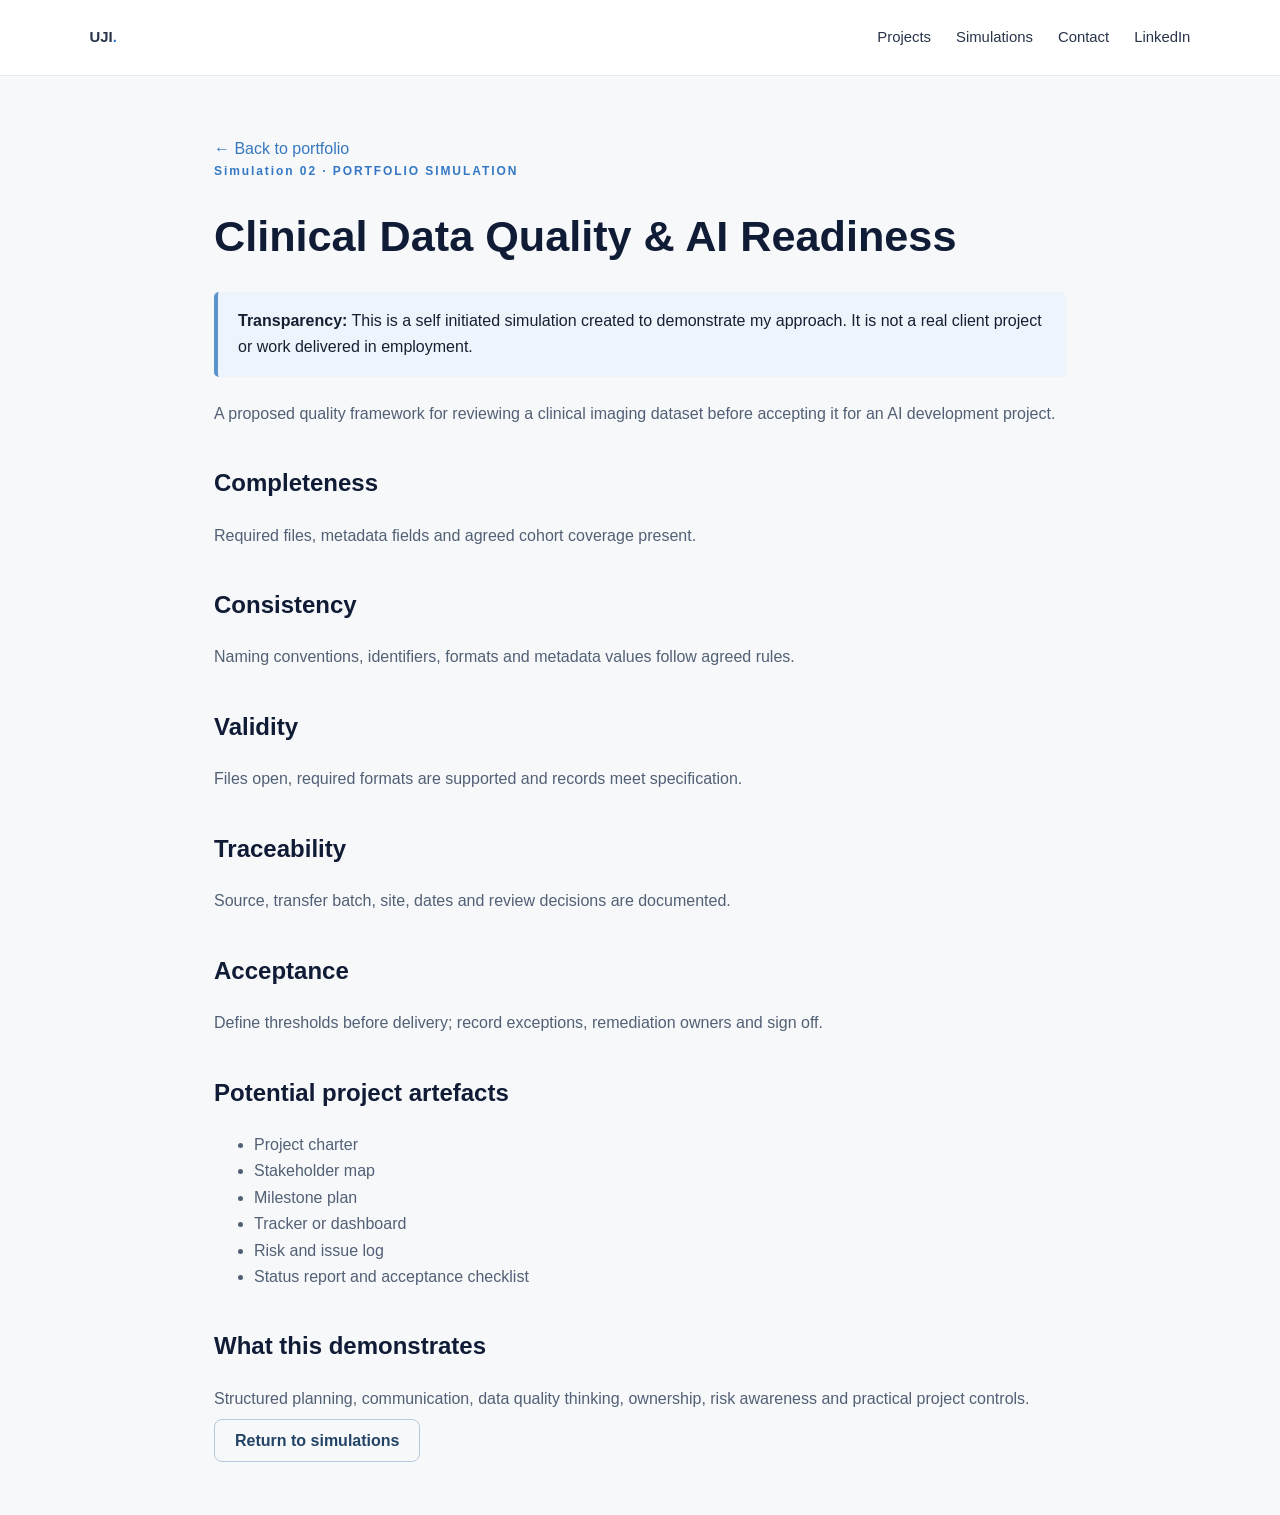
<file: simulation-data-quality.html>
<!doctype html><html lang="en"><head><meta charset="utf-8"><meta name="viewport" content="width=device-width,initial-scale=1"><title>Clinical Data Quality & AI Readiness | Portfolio Simulation</title><style>body{font-family:Inter,"Segoe UI",Arial,sans-serif;background:#f4f7fb;color:#15233b}h1,h2,h3{color:#101b35}a{color:#2457e6}
*{box-sizing:border-box}html{scroll-behavior:smooth}body{margin:0;background:#f7f8fa;color:#162033;font-family:Inter,Segoe UI,Arial,sans-serif;line-height:1.65}.nav{height:76px;display:flex;justify-content:space-between;align-items:center;padding:0 7%;border-bottom:1px solid #e5e8ed;background:#fff;position:sticky;top:0;z-index:10}.brand{font-weight:900;font-size:1.5rem;text-decoration:none;color:#142033}.brand span{color:#2c78d4}.nav nav{display:flex;gap:25px;align-items:center}.nav a{color:#283449;text-decoration:none;font-size:.93rem}.navcta{border:1px solid #c9d4e2;border-radius:30px;padding:9px 16px}.hero{padding:95px 9% 70px;background:linear-gradient(120deg,#eef5ff,#f8fbff 60%,#f4f7fb)}.eyebrow{font-size:.75rem;letter-spacing:.16em;font-weight:800;color:#3478c5}.hero h1{font-size:clamp(2.5rem,6vw,5.3rem);line-height:1.08;letter-spacing:-.045em;max-width:950px;margin:18px 0}.hero h1 em{font-style:normal;color:#3577bd}.intro{max-width:720px;font-size:1.15rem;color:#526075}.hero-actions{display:flex;gap:12px;margin:28px 0}.button{padding:12px 20px;border-radius:8px;text-decoration:none;font-weight:700}.primary{background:#1c5fa8;color:white}.secondary{border:1px solid #b7c8dc;color:#234466}.hero-note{max-width:800px;color:#637085;font-size:.9rem;border-left:3px solid #5c94ce;padding-left:15px}.stats{display:grid;grid-template-columns:repeat(4,1fr);gap:1px;background:#e2e7ed;margin:0 7%;border-radius:12px;overflow:hidden}.stats div{background:white;padding:24px}.stats strong{display:block;font-size:1.25rem}.stats span{font-size:.87rem;color:#687487}.section{padding:75px 7%}.sectionhead{display:flex;justify-content:space-between;align-items:end;gap:30px;margin-bottom:30px}.section h2{font-size:2.5rem;letter-spacing:-.04em;margin:6px 0}.sectionhead p{max-width:480px;color:#657186}.filters{display:flex;gap:8px;flex-wrap:wrap;margin:24px 0}.filters button{border:1px solid #d5deea;background:#fff;padding:9px 15px;border-radius:22px;color:#42516a;cursor:pointer}.filters button.active{background:#1c5fa8;color:white;border-color:#1c5fa8}.cards{display:grid;grid-template-columns:repeat(3,1fr);gap:18px}.project{background:#fff;border:1px solid #e1e6ed;border-radius:14px;padding:24px;box-shadow:0 5px 18px rgba(25,42,67,.035)}.project h3{font-size:1.25rem;line-height:1.3;margin:10px 0}.project p{color:#59667b;font-size:.94rem}.project ul{padding-left:18px;color:#44536a;font-size:.88rem}.tag{font-size:.72rem;text-transform:uppercase;letter-spacing:.09em;color:#3577bd;font-weight:800}.links{display:flex;flex-wrap:wrap;gap:12px;margin-top:18px}.links a,.textlink{font-size:.87rem;color:#2469ad;font-weight:700;text-decoration:none}.muted{font-size:.85rem;color:#8792a3}.alt{background:#edf3f9}.sim{border-top:4px solid #7ca8d4}.timeline{display:grid;grid-template-columns:repeat(3,1fr);gap:20px}.timeline>div{padding:24px;background:white;border:1px solid #e1e6ed;border-radius:12px}.time{font-size:.74rem;font-weight:800;letter-spacing:.1em;color:#3678bd}.timeline h3{margin:8px 0}.timeline p{color:#59667b}.about{display:grid;grid-template-columns:1fr 1.2fr;gap:45px;background:#fff}.about p{color:#59667b}.skillchips{display:flex;flex-wrap:wrap;gap:8px;margin-top:20px}.skillchips span{background:#eef4fa;color:#31577e;border-radius:22px;padding:7px 12px;font-size:.84rem}footer{padding:35px 7%;display:flex;justify-content:space-between;align-items:center;background:#162338;color:white}footer p{color:#aab8cb;font-size:.85rem}.footlinks{display:flex;gap:20px}.footlinks a{color:#dce8f6;text-decoration:none;font-size:.88rem}.detail{max-width:900px;margin:auto;padding:60px 24px}.detail h1{font-size:2.7rem;line-height:1.2}.detail h2{margin-top:36px}.detail p,.detail li{color:#526075}.back{color:#3678bd;text-decoration:none}.callout{background:#edf4fb;border-left:4px solid #5b94cc;padding:16px 20px;border-radius:5px;margin:24px 0}.table{width:100%;border-collapse:collapse}.table td,.table th{border:1px solid #dbe3ec;padding:10px;text-align:left}.table th{background:#edf3f9}@media(max-width:900px){.cards{grid-template-columns:repeat(2,1fr)}.timeline{grid-template-columns:1fr}.about{grid-template-columns:1fr}.sectionhead{display:block}}@media(max-width:600px){.nav{padding:0 5%}.nav nav{gap:12px}.nav nav a:not(.navcta){display:none}.hero{padding:65px 6%}.stats{grid-template-columns:repeat(2,1fr);margin:0 5%}.section{padding:55px 5%}.cards{grid-template-columns:1fr}.section h2{font-size:2rem}footer{display:block}.footlinks{margin-top:20px;flex-wrap:wrap}}

</style></head><body><header class="nav"><a class="brand" href="index.html">UJI<span>.</span></a><nav><a href="index.html#projects">Projects</a><a href="index.html#simulations">Simulations</a><a href="mailto:jennaibeh@gmail.com">Contact</a><a href="https://www.linkedin.com/in/uchennaibeh/" target="_blank" rel="noopener">LinkedIn</a></nav></header><main class="detail"><a class="back" href="index.html#simulations">← Back to portfolio</a><div class="eyebrow">Simulation 02 · PORTFOLIO SIMULATION</div><h1>Clinical Data Quality & AI Readiness</h1><div class="callout"><strong>Transparency:</strong> This is a self initiated simulation created to demonstrate my approach. It is not a real client project or work delivered in employment.</div><p>A proposed quality framework for reviewing a clinical imaging dataset before accepting it for an AI development project.</p><h2>Completeness</h2><p>Required files, metadata fields and agreed cohort coverage present.</p><h2>Consistency</h2><p>Naming conventions, identifiers, formats and metadata values follow agreed rules.</p><h2>Validity</h2><p>Files open, required formats are supported and records meet specification.</p><h2>Traceability</h2><p>Source, transfer batch, site, dates and review decisions are documented.</p><h2>Acceptance</h2><p>Define thresholds before delivery; record exceptions, remediation owners and sign off.</p><h2>Potential project artefacts</h2><ul><li>Project charter</li><li>Stakeholder map</li><li>Milestone plan</li><li>Tracker or dashboard</li><li>Risk and issue log</li><li>Status report and acceptance checklist</li></ul><h2>What this demonstrates</h2><p>Structured planning, communication, data quality thinking, ownership, risk awareness and practical project controls.</p><a class="button secondary" href="index.html#simulations">Return to simulations</a></main></body></html>
</file>
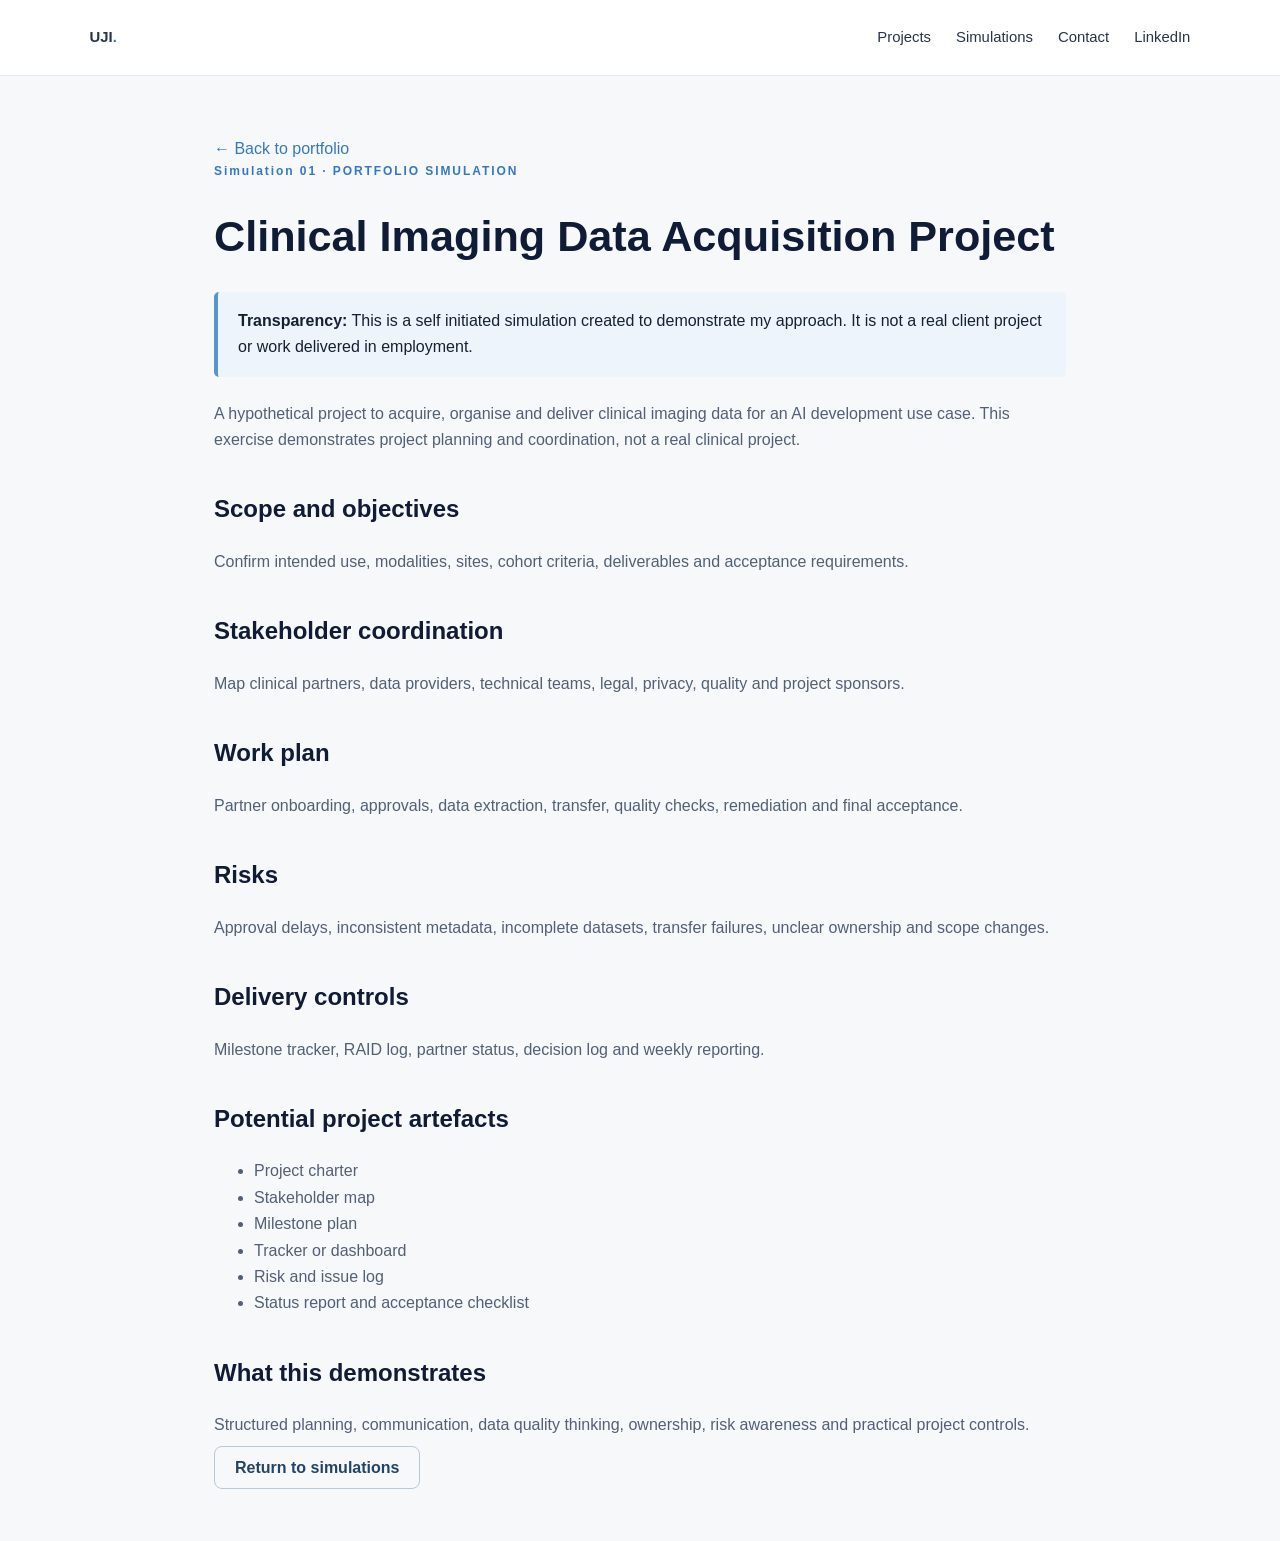
<file: simulation-imaging-acquisition.html>
<!doctype html><html lang="en"><head><meta charset="utf-8"><meta name="viewport" content="width=device-width,initial-scale=1"><title>Clinical Imaging Data Acquisition Project | Portfolio Simulation</title><style>body{font-family:Inter,"Segoe UI",Arial,sans-serif;background:#f4f7fb;color:#15233b}h1,h2,h3{color:#101b35}a{color:#2457e6}
*{box-sizing:border-box}html{scroll-behavior:smooth}body{margin:0;background:#f7f8fa;color:#162033;font-family:Inter,Segoe UI,Arial,sans-serif;line-height:1.65}.nav{height:76px;display:flex;justify-content:space-between;align-items:center;padding:0 7%;border-bottom:1px solid #e5e8ed;background:#fff;position:sticky;top:0;z-index:10}.brand{font-weight:900;font-size:1.5rem;text-decoration:none;color:#142033}.brand span{color:#2c78d4}.nav nav{display:flex;gap:25px;align-items:center}.nav a{color:#283449;text-decoration:none;font-size:.93rem}.navcta{border:1px solid #c9d4e2;border-radius:30px;padding:9px 16px}.hero{padding:95px 9% 70px;background:linear-gradient(120deg,#eef5ff,#f8fbff 60%,#f4f7fb)}.eyebrow{font-size:.75rem;letter-spacing:.16em;font-weight:800;color:#3478c5}.hero h1{font-size:clamp(2.5rem,6vw,5.3rem);line-height:1.08;letter-spacing:-.045em;max-width:950px;margin:18px 0}.hero h1 em{font-style:normal;color:#3577bd}.intro{max-width:720px;font-size:1.15rem;color:#526075}.hero-actions{display:flex;gap:12px;margin:28px 0}.button{padding:12px 20px;border-radius:8px;text-decoration:none;font-weight:700}.primary{background:#1c5fa8;color:white}.secondary{border:1px solid #b7c8dc;color:#234466}.hero-note{max-width:800px;color:#637085;font-size:.9rem;border-left:3px solid #5c94ce;padding-left:15px}.stats{display:grid;grid-template-columns:repeat(4,1fr);gap:1px;background:#e2e7ed;margin:0 7%;border-radius:12px;overflow:hidden}.stats div{background:white;padding:24px}.stats strong{display:block;font-size:1.25rem}.stats span{font-size:.87rem;color:#687487}.section{padding:75px 7%}.sectionhead{display:flex;justify-content:space-between;align-items:end;gap:30px;margin-bottom:30px}.section h2{font-size:2.5rem;letter-spacing:-.04em;margin:6px 0}.sectionhead p{max-width:480px;color:#657186}.filters{display:flex;gap:8px;flex-wrap:wrap;margin:24px 0}.filters button{border:1px solid #d5deea;background:#fff;padding:9px 15px;border-radius:22px;color:#42516a;cursor:pointer}.filters button.active{background:#1c5fa8;color:white;border-color:#1c5fa8}.cards{display:grid;grid-template-columns:repeat(3,1fr);gap:18px}.project{background:#fff;border:1px solid #e1e6ed;border-radius:14px;padding:24px;box-shadow:0 5px 18px rgba(25,42,67,.035)}.project h3{font-size:1.25rem;line-height:1.3;margin:10px 0}.project p{color:#59667b;font-size:.94rem}.project ul{padding-left:18px;color:#44536a;font-size:.88rem}.tag{font-size:.72rem;text-transform:uppercase;letter-spacing:.09em;color:#3577bd;font-weight:800}.links{display:flex;flex-wrap:wrap;gap:12px;margin-top:18px}.links a,.textlink{font-size:.87rem;color:#2469ad;font-weight:700;text-decoration:none}.muted{font-size:.85rem;color:#8792a3}.alt{background:#edf3f9}.sim{border-top:4px solid #7ca8d4}.timeline{display:grid;grid-template-columns:repeat(3,1fr);gap:20px}.timeline>div{padding:24px;background:white;border:1px solid #e1e6ed;border-radius:12px}.time{font-size:.74rem;font-weight:800;letter-spacing:.1em;color:#3678bd}.timeline h3{margin:8px 0}.timeline p{color:#59667b}.about{display:grid;grid-template-columns:1fr 1.2fr;gap:45px;background:#fff}.about p{color:#59667b}.skillchips{display:flex;flex-wrap:wrap;gap:8px;margin-top:20px}.skillchips span{background:#eef4fa;color:#31577e;border-radius:22px;padding:7px 12px;font-size:.84rem}footer{padding:35px 7%;display:flex;justify-content:space-between;align-items:center;background:#162338;color:white}footer p{color:#aab8cb;font-size:.85rem}.footlinks{display:flex;gap:20px}.footlinks a{color:#dce8f6;text-decoration:none;font-size:.88rem}.detail{max-width:900px;margin:auto;padding:60px 24px}.detail h1{font-size:2.7rem;line-height:1.2}.detail h2{margin-top:36px}.detail p,.detail li{color:#526075}.back{color:#3678bd;text-decoration:none}.callout{background:#edf4fb;border-left:4px solid #5b94cc;padding:16px 20px;border-radius:5px;margin:24px 0}.table{width:100%;border-collapse:collapse}.table td,.table th{border:1px solid #dbe3ec;padding:10px;text-align:left}.table th{background:#edf3f9}@media(max-width:900px){.cards{grid-template-columns:repeat(2,1fr)}.timeline{grid-template-columns:1fr}.about{grid-template-columns:1fr}.sectionhead{display:block}}@media(max-width:600px){.nav{padding:0 5%}.nav nav{gap:12px}.nav nav a:not(.navcta){display:none}.hero{padding:65px 6%}.stats{grid-template-columns:repeat(2,1fr);margin:0 5%}.section{padding:55px 5%}.cards{grid-template-columns:1fr}.section h2{font-size:2rem}footer{display:block}.footlinks{margin-top:20px;flex-wrap:wrap}}

</style></head><body><header class="nav"><a class="brand" href="index.html">UJI<span>.</span></a><nav><a href="index.html#projects">Projects</a><a href="index.html#simulations">Simulations</a><a href="mailto:jennaibeh@gmail.com">Contact</a><a href="https://www.linkedin.com/in/uchennaibeh/" target="_blank" rel="noopener">LinkedIn</a></nav></header><main class="detail"><a class="back" href="index.html#simulations">← Back to portfolio</a><div class="eyebrow">Simulation 01 · PORTFOLIO SIMULATION</div><h1>Clinical Imaging Data Acquisition Project</h1><div class="callout"><strong>Transparency:</strong> This is a self initiated simulation created to demonstrate my approach. It is not a real client project or work delivered in employment.</div><p>A hypothetical project to acquire, organise and deliver clinical imaging data for an AI development use case. This exercise demonstrates project planning and coordination, not a real clinical project.</p><h2>Scope and objectives</h2><p>Confirm intended use, modalities, sites, cohort criteria, deliverables and acceptance requirements.</p><h2>Stakeholder coordination</h2><p>Map clinical partners, data providers, technical teams, legal, privacy, quality and project sponsors.</p><h2>Work plan</h2><p>Partner onboarding, approvals, data extraction, transfer, quality checks, remediation and final acceptance.</p><h2>Risks</h2><p>Approval delays, inconsistent metadata, incomplete datasets, transfer failures, unclear ownership and scope changes.</p><h2>Delivery controls</h2><p>Milestone tracker, RAID log, partner status, decision log and weekly reporting.</p><h2>Potential project artefacts</h2><ul><li>Project charter</li><li>Stakeholder map</li><li>Milestone plan</li><li>Tracker or dashboard</li><li>Risk and issue log</li><li>Status report and acceptance checklist</li></ul><h2>What this demonstrates</h2><p>Structured planning, communication, data quality thinking, ownership, risk awareness and practical project controls.</p><a class="button secondary" href="index.html#simulations">Return to simulations</a></main></body></html>
</file>
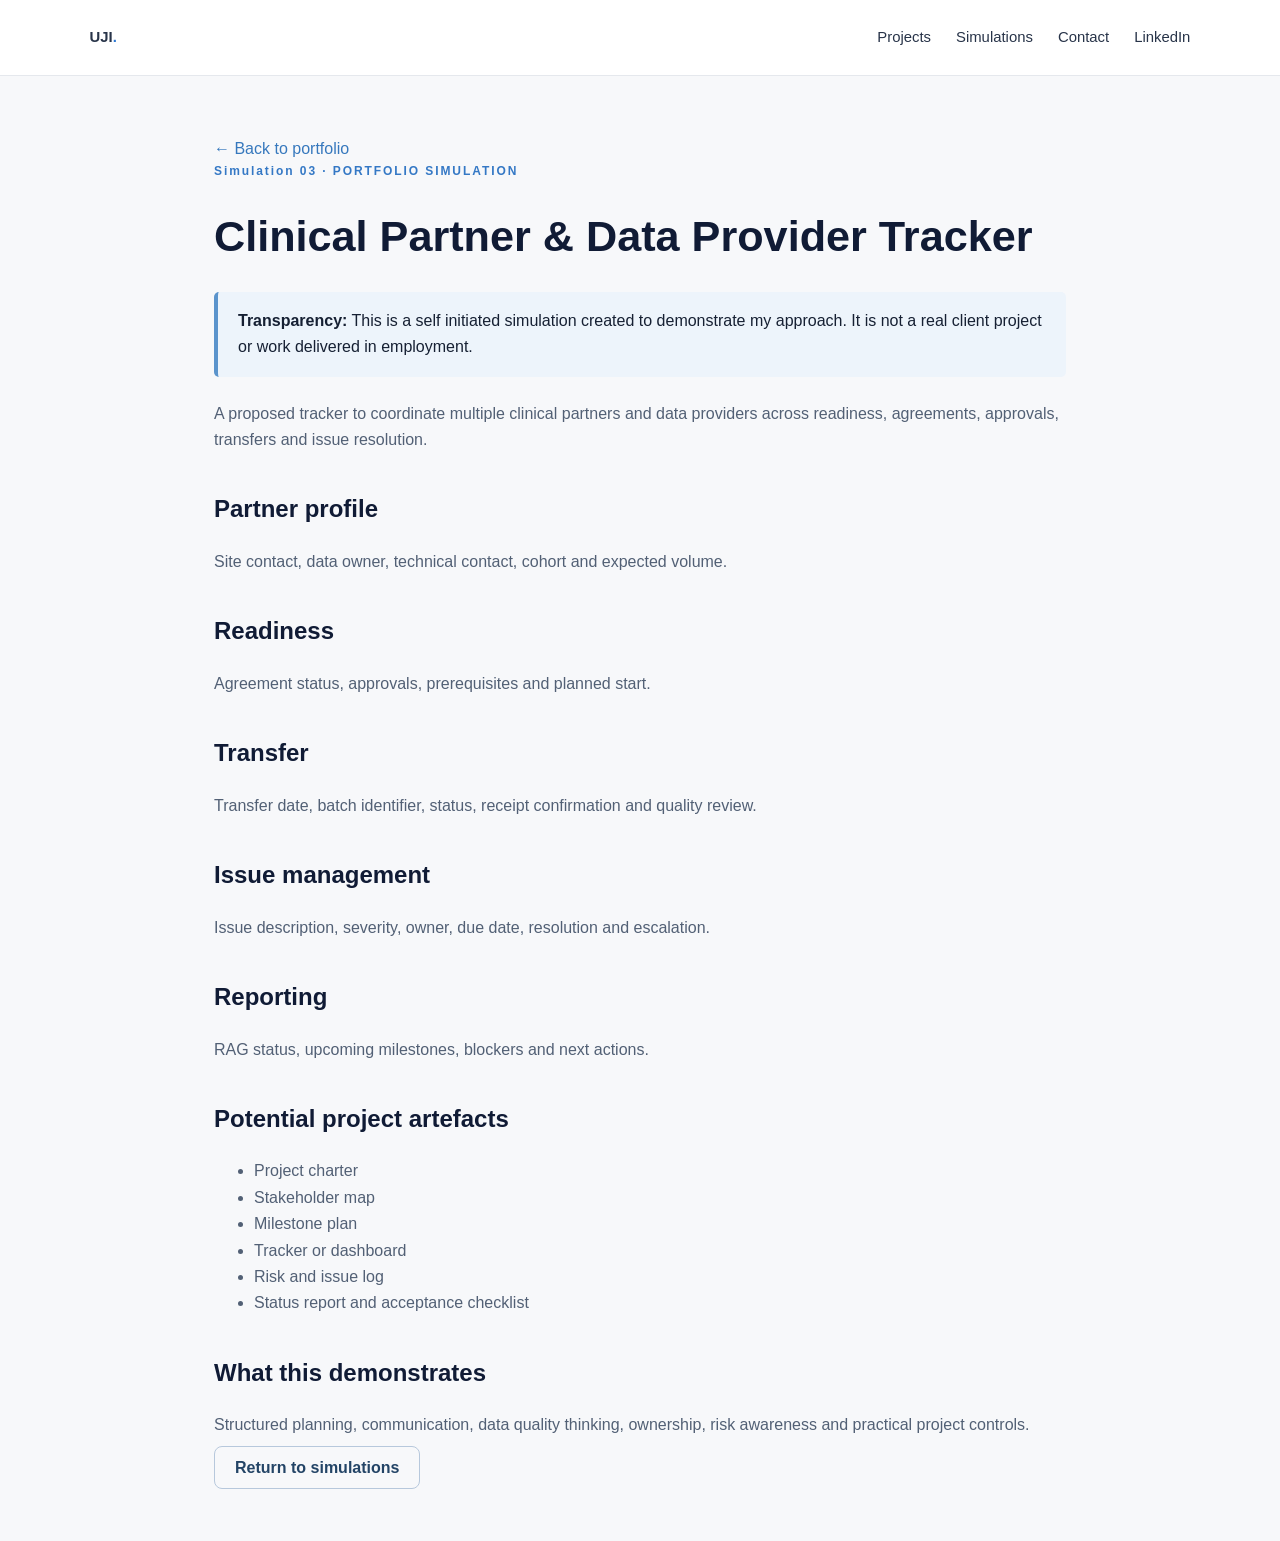
<file: simulation-partner-tracker.html>
<!doctype html><html lang="en"><head><meta charset="utf-8"><meta name="viewport" content="width=device-width,initial-scale=1"><title>Clinical Partner & Data Provider Tracker | Portfolio Simulation</title><style>body{font-family:Inter,"Segoe UI",Arial,sans-serif;background:#f4f7fb;color:#15233b}h1,h2,h3{color:#101b35}a{color:#2457e6}
*{box-sizing:border-box}html{scroll-behavior:smooth}body{margin:0;background:#f7f8fa;color:#162033;font-family:Inter,Segoe UI,Arial,sans-serif;line-height:1.65}.nav{height:76px;display:flex;justify-content:space-between;align-items:center;padding:0 7%;border-bottom:1px solid #e5e8ed;background:#fff;position:sticky;top:0;z-index:10}.brand{font-weight:900;font-size:1.5rem;text-decoration:none;color:#142033}.brand span{color:#2c78d4}.nav nav{display:flex;gap:25px;align-items:center}.nav a{color:#283449;text-decoration:none;font-size:.93rem}.navcta{border:1px solid #c9d4e2;border-radius:30px;padding:9px 16px}.hero{padding:95px 9% 70px;background:linear-gradient(120deg,#eef5ff,#f8fbff 60%,#f4f7fb)}.eyebrow{font-size:.75rem;letter-spacing:.16em;font-weight:800;color:#3478c5}.hero h1{font-size:clamp(2.5rem,6vw,5.3rem);line-height:1.08;letter-spacing:-.045em;max-width:950px;margin:18px 0}.hero h1 em{font-style:normal;color:#3577bd}.intro{max-width:720px;font-size:1.15rem;color:#526075}.hero-actions{display:flex;gap:12px;margin:28px 0}.button{padding:12px 20px;border-radius:8px;text-decoration:none;font-weight:700}.primary{background:#1c5fa8;color:white}.secondary{border:1px solid #b7c8dc;color:#234466}.hero-note{max-width:800px;color:#637085;font-size:.9rem;border-left:3px solid #5c94ce;padding-left:15px}.stats{display:grid;grid-template-columns:repeat(4,1fr);gap:1px;background:#e2e7ed;margin:0 7%;border-radius:12px;overflow:hidden}.stats div{background:white;padding:24px}.stats strong{display:block;font-size:1.25rem}.stats span{font-size:.87rem;color:#687487}.section{padding:75px 7%}.sectionhead{display:flex;justify-content:space-between;align-items:end;gap:30px;margin-bottom:30px}.section h2{font-size:2.5rem;letter-spacing:-.04em;margin:6px 0}.sectionhead p{max-width:480px;color:#657186}.filters{display:flex;gap:8px;flex-wrap:wrap;margin:24px 0}.filters button{border:1px solid #d5deea;background:#fff;padding:9px 15px;border-radius:22px;color:#42516a;cursor:pointer}.filters button.active{background:#1c5fa8;color:white;border-color:#1c5fa8}.cards{display:grid;grid-template-columns:repeat(3,1fr);gap:18px}.project{background:#fff;border:1px solid #e1e6ed;border-radius:14px;padding:24px;box-shadow:0 5px 18px rgba(25,42,67,.035)}.project h3{font-size:1.25rem;line-height:1.3;margin:10px 0}.project p{color:#59667b;font-size:.94rem}.project ul{padding-left:18px;color:#44536a;font-size:.88rem}.tag{font-size:.72rem;text-transform:uppercase;letter-spacing:.09em;color:#3577bd;font-weight:800}.links{display:flex;flex-wrap:wrap;gap:12px;margin-top:18px}.links a,.textlink{font-size:.87rem;color:#2469ad;font-weight:700;text-decoration:none}.muted{font-size:.85rem;color:#8792a3}.alt{background:#edf3f9}.sim{border-top:4px solid #7ca8d4}.timeline{display:grid;grid-template-columns:repeat(3,1fr);gap:20px}.timeline>div{padding:24px;background:white;border:1px solid #e1e6ed;border-radius:12px}.time{font-size:.74rem;font-weight:800;letter-spacing:.1em;color:#3678bd}.timeline h3{margin:8px 0}.timeline p{color:#59667b}.about{display:grid;grid-template-columns:1fr 1.2fr;gap:45px;background:#fff}.about p{color:#59667b}.skillchips{display:flex;flex-wrap:wrap;gap:8px;margin-top:20px}.skillchips span{background:#eef4fa;color:#31577e;border-radius:22px;padding:7px 12px;font-size:.84rem}footer{padding:35px 7%;display:flex;justify-content:space-between;align-items:center;background:#162338;color:white}footer p{color:#aab8cb;font-size:.85rem}.footlinks{display:flex;gap:20px}.footlinks a{color:#dce8f6;text-decoration:none;font-size:.88rem}.detail{max-width:900px;margin:auto;padding:60px 24px}.detail h1{font-size:2.7rem;line-height:1.2}.detail h2{margin-top:36px}.detail p,.detail li{color:#526075}.back{color:#3678bd;text-decoration:none}.callout{background:#edf4fb;border-left:4px solid #5b94cc;padding:16px 20px;border-radius:5px;margin:24px 0}.table{width:100%;border-collapse:collapse}.table td,.table th{border:1px solid #dbe3ec;padding:10px;text-align:left}.table th{background:#edf3f9}@media(max-width:900px){.cards{grid-template-columns:repeat(2,1fr)}.timeline{grid-template-columns:1fr}.about{grid-template-columns:1fr}.sectionhead{display:block}}@media(max-width:600px){.nav{padding:0 5%}.nav nav{gap:12px}.nav nav a:not(.navcta){display:none}.hero{padding:65px 6%}.stats{grid-template-columns:repeat(2,1fr);margin:0 5%}.section{padding:55px 5%}.cards{grid-template-columns:1fr}.section h2{font-size:2rem}footer{display:block}.footlinks{margin-top:20px;flex-wrap:wrap}}

</style></head><body><header class="nav"><a class="brand" href="index.html">UJI<span>.</span></a><nav><a href="index.html#projects">Projects</a><a href="index.html#simulations">Simulations</a><a href="mailto:jennaibeh@gmail.com">Contact</a><a href="https://www.linkedin.com/in/uchennaibeh/" target="_blank" rel="noopener">LinkedIn</a></nav></header><main class="detail"><a class="back" href="index.html#simulations">← Back to portfolio</a><div class="eyebrow">Simulation 03 · PORTFOLIO SIMULATION</div><h1>Clinical Partner & Data Provider Tracker</h1><div class="callout"><strong>Transparency:</strong> This is a self initiated simulation created to demonstrate my approach. It is not a real client project or work delivered in employment.</div><p>A proposed tracker to coordinate multiple clinical partners and data providers across readiness, agreements, approvals, transfers and issue resolution.</p><h2>Partner profile</h2><p>Site contact, data owner, technical contact, cohort and expected volume.</p><h2>Readiness</h2><p>Agreement status, approvals, prerequisites and planned start.</p><h2>Transfer</h2><p>Transfer date, batch identifier, status, receipt confirmation and quality review.</p><h2>Issue management</h2><p>Issue description, severity, owner, due date, resolution and escalation.</p><h2>Reporting</h2><p>RAG status, upcoming milestones, blockers and next actions.</p><h2>Potential project artefacts</h2><ul><li>Project charter</li><li>Stakeholder map</li><li>Milestone plan</li><li>Tracker or dashboard</li><li>Risk and issue log</li><li>Status report and acceptance checklist</li></ul><h2>What this demonstrates</h2><p>Structured planning, communication, data quality thinking, ownership, risk awareness and practical project controls.</p><a class="button secondary" href="index.html#simulations">Return to simulations</a></main></body></html>
</file>
